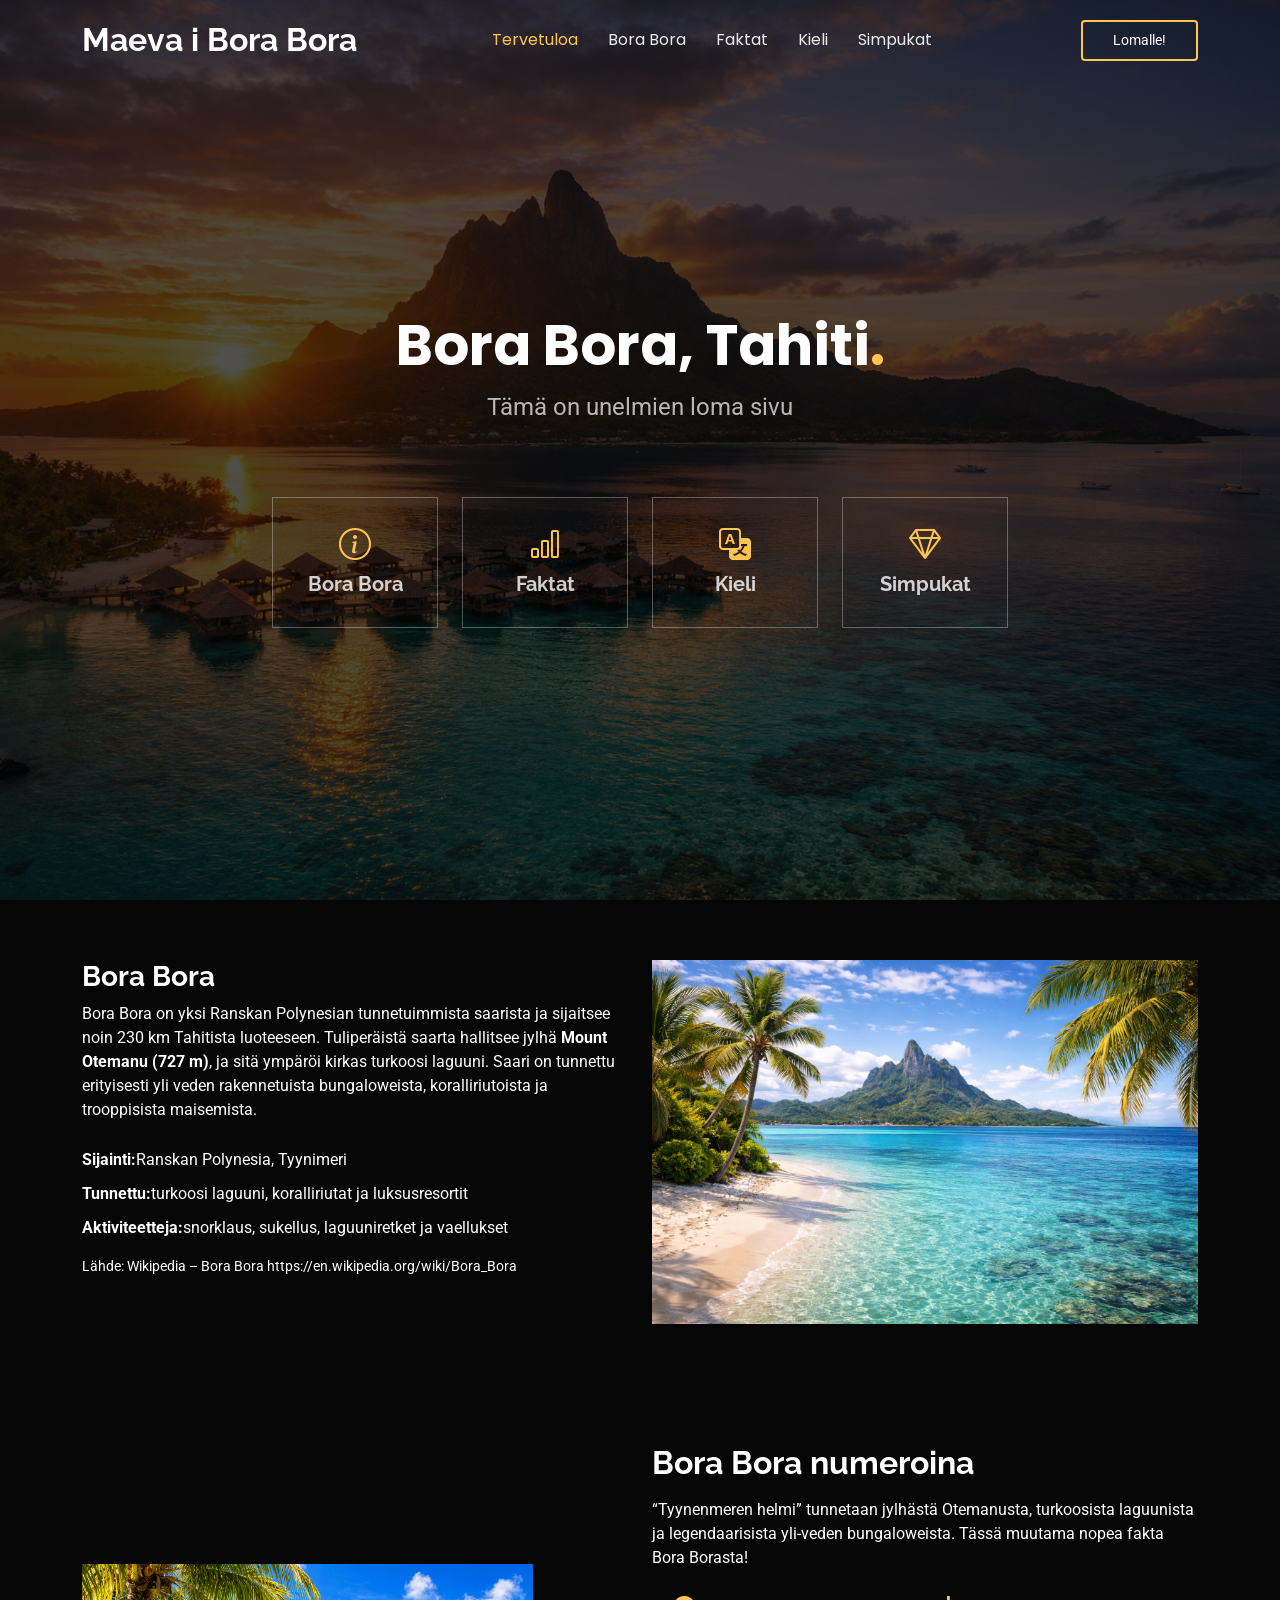
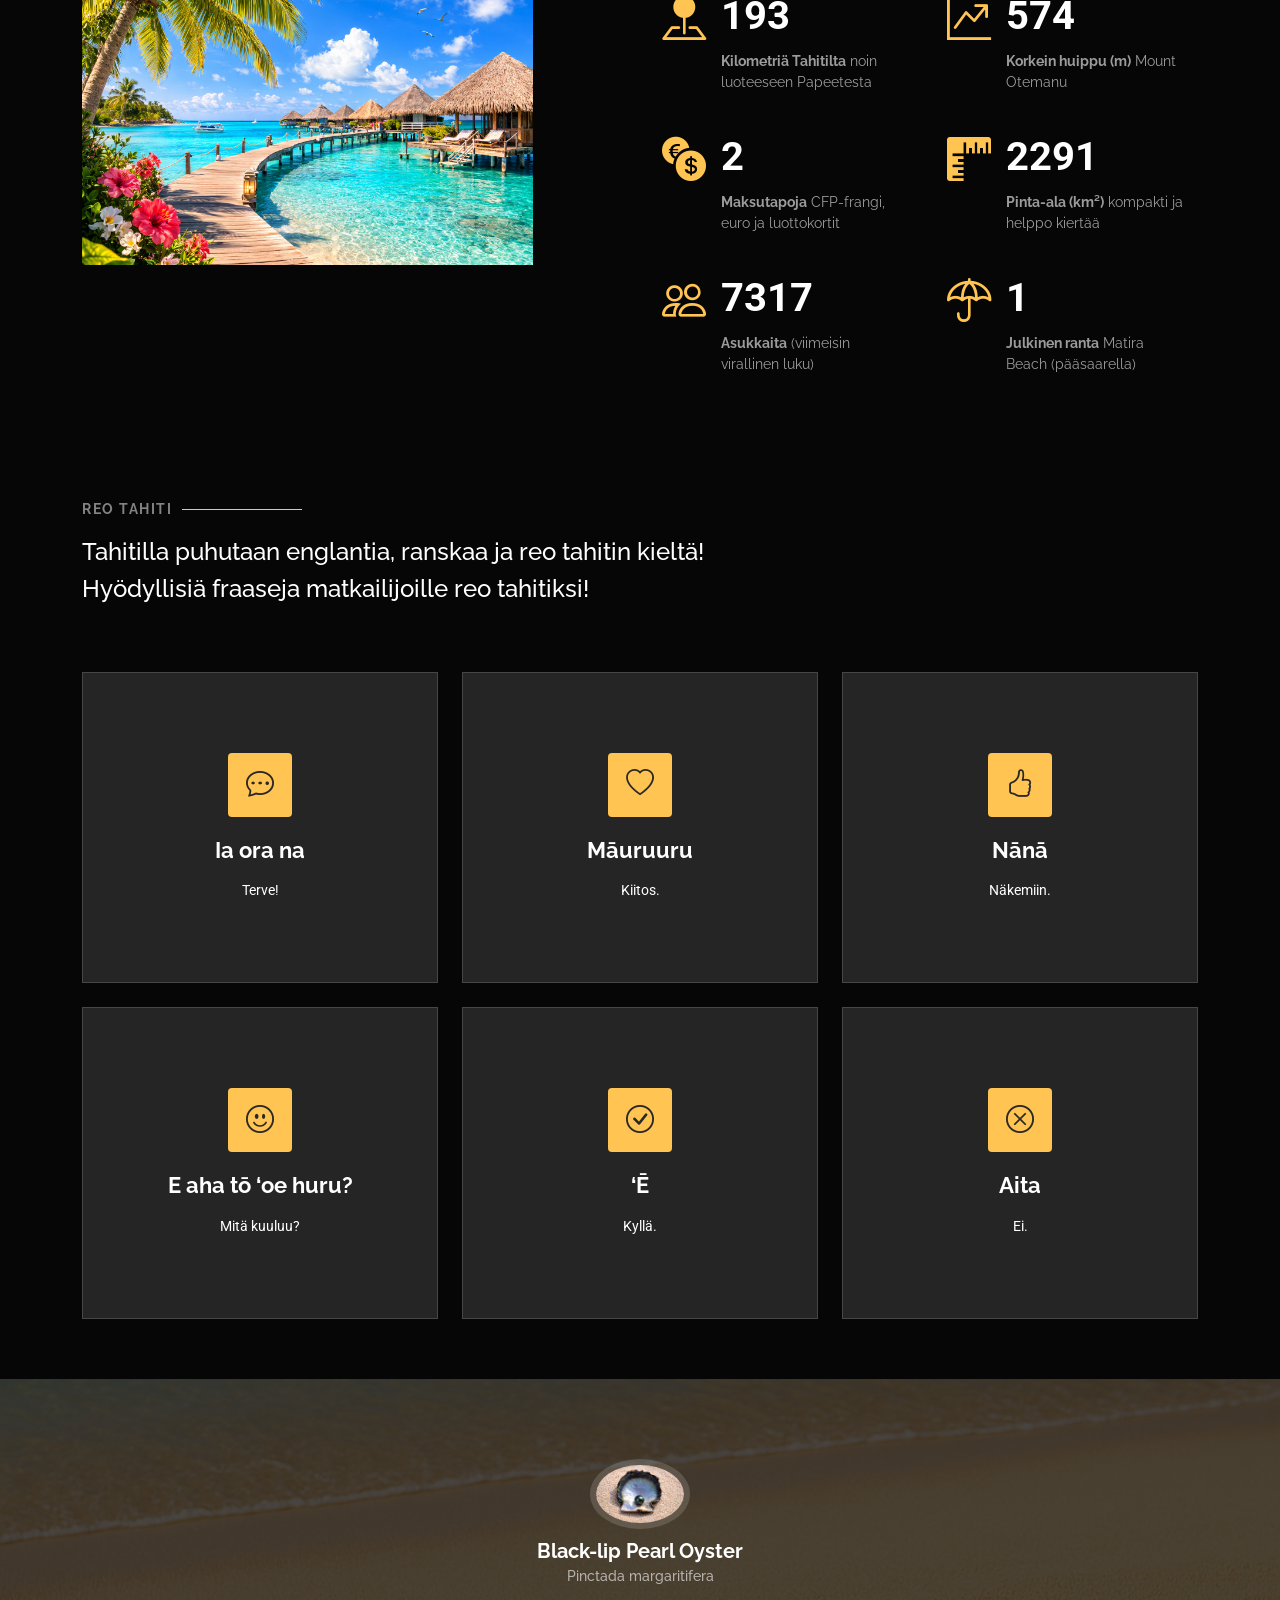
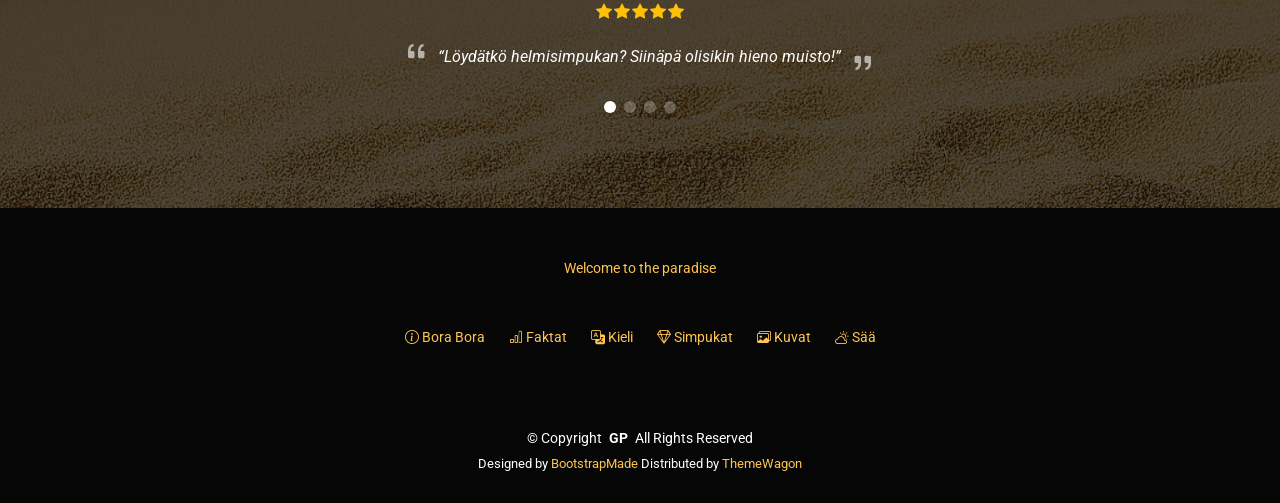
<file: index.html>
<!DOCTYPE html>
<html lang="en">

<head>
  <!-- Ääkköset ja erikoismerkit -->
  <meta charset="utf-8">

  <!-- Responsiivinen skaalautuminen mobiililaitteilla -->
  <meta content="width=device-width, initial-scale=1.0" name="viewport">

  <!-- Sivun otsikko -->
  <title>My Dream Vacation</title>

  <!-- Sivun kuvaus -->
  <meta name="description" content="">

  <!-- Sivun avainsanat -->
  <meta name="keywords" content="">

  <!-- Sivuston favicon-kuvake selaimen välilehdelle -->
  <link href="assets/img/favicon.png" rel="icon">

  <!-- Apple-laitteiden oma kuvake -->
  <link href="assets/img/apple-touch-icon.png" rel="apple-touch-icon">

  <!-- Esiyhdistetään Google Fonts -palveluun, jotta fontit latautuvat nopeammin -->
  <link href="https://fonts.googleapis.com" rel="preconnect">

  <!-- Esiyhdistetään fonttitiedosto palvelimeen -->
  <link href="https://fonts.gstatic.com" rel="preconnect" crossorigin>

  <!-- Ladataan sivulla käytettävät fontit -->
  <link href="https://fonts.googleapis.com/css2?family=Roboto:ital,wght@0,100;0,300;0,400;0,500;0,700;0,900;1,100;1,300;1,400;1,500;1,700;1,900&family=Poppins:ital,wght@0,100;0,200;0,300;0,400;0,500;0,600;0,700;0,800;0,900;1,100;1,200;1,300;1,400;1,500;1,600;1,700;1,800;1,900&family=Raleway:ital,wght@0,100;0,200;0,300;0,400;0,500;0,600;0,700;0,800;0,900;1,100;1,200;1,300;1,400;1,500;1,600;1,700;1,800;1,900&display=swap" rel="stylesheet">

  <!-- Esiladataan hero-kuva, koska se näkyy heti sivun avauduttua -->
  <link rel="preload" as="image" href="Kuvat/hero-bg.png">

  <!-- Ladataan Bootstrapin ja muiden kirjastojen tyylit -->
  <link href="assets/vendor/bootstrap/css/bootstrap.min.css" rel="stylesheet">
  <link href="assets/vendor/bootstrap-icons/bootstrap-icons.css" rel="stylesheet">
  <link href="assets/vendor/aos/aos.css" rel="stylesheet">
  <link href="assets/vendor/swiper/swiper-bundle.min.css" rel="stylesheet">

  <!-- Ladataan sivun oma päätyyli -->
  <link href="assets/css/main.css" rel="stylesheet">

  <!-- Templaten lähdetiedot ja lisenssitiedot -->
  <!-- =======================================================
  * Template Name: Gp
  * Template URL: https://bootstrapmade.com/gp-free-multipurpose-html-bootstrap-template/
  * Updated: Aug 15 2024 with Bootstrap v5.3.3
  * Author: BootstrapMade.com
  * License: https://bootstrapmade.com/license/
  ======================================================== -->
</head>

<!-- Bodyyn on lisätty sivukohtaiset luokat -->
<body class="index-page bg-secondary">

  <!-- Sivun yläreuna header -->
  <header id="header" class="header d-flex align-items-center fixed-top">
    <div class="container-fluid container-xl position-relative d-flex align-items-center justify-content-between">

      <!-- Sivuston logo tai nimi, joka vie takaisin etusivulle -->
      <a href="index.html" class="logo d-flex align-items-center me-auto me-lg-0">
        <!-- Halutessa tähän voisi lisätä kuvallisen logon -->
        <!-- <img src="assets/img/logo.png" alt=""> -->
        <h1 class="sitename">Maeva i Bora Bora</h1>
      </a>

      <!-- Päänavigaatio sivun eri osioihin -->
      <nav id="navmenu" class="navmenu">
        <ul>
          <li>
            <a href="#hero" class="active">Tervetuloa</a>
          </li>

          <li>
            <a href="#about">Bora Bora</a>
          </li>

          <li>
            <a href="#stats">Faktat</a>
          </li>

          <li>
            <a href="#kieli">Kieli</a>
          </li>

          <li>
            <a href="#testimonials">Simpukat</a>
          </li>
        </ul>

        <!-- Hampurilaisvalikko mobiilinäkymää varten -->
        <i class="mobile-nav-toggle d-xl-none bi bi-list"></i>
      </nav>

      <!-- Nappula, joka vie toiselle sivulle -->
      <a class="btn-getstarted" href="Loma_ja_aktiviteetit.html">Lomalle!</a>
    </div>
  </header>

  <!-- Sivun pääsisältö -->
  <main class="main">

    <!-- Hero-osio eli sivun näyttävä aloitusnäkymä -->
    <section id="hero" class="hero section dark-background">

      <!-- Hero-osion taustakuva -->
      <img src="Kuvat/hero-bg.png" alt="" data-aos="fade-in" fetchpriority="high" decoding="async">

      <div class="container">

        <!-- Hero-osion otsikko ja esittelyteksti -->
        <div class="row justify-content-center text-center" data-aos="fade-up" data-aos-delay="100">
          <div class="col-xl-6 col-lg-8">
            <h2>Bora Bora, Tahiti<span>.</span></h2>
            <p>Tämä on unelmien loma sivu</p>
          </div>
        </div>

        <!-- Hero-osion ikonit toimivat pikavalikkona sivun osioihin -->
        <div class="row gy-4 mt-5 justify-content-center" data-aos="fade-up" data-aos-delay="200">

          <!-- Linkki Bora Bora -esittelyyn -->
          <div class="col-xl-2 col-md-4" data-aos="fade-up" data-aos-delay="300">
            <div class="icon-box">
              <i class="bi bi-info-circle"></i>
              <h3>
                <a href="#about">Bora Bora</a>
              </h3>
            </div>
          </div>

          <!-- Linkki faktat-osioon -->
          <div class="col-xl-2 col-md-4" data-aos="fade-up" data-aos-delay="400">
            <div class="icon-box">
              <i class="bi bi-bar-chart"></i>
              <h3>
                <a href="#stats">Faktat</a>
              </h3>
            </div>
          </div>

          <!-- Linkki kieli-osioon -->
          <div class="col-xl-2 col-md-4" data-aos="fade-up" data-aos-delay="500">
            <div class="icon-box">
              <i class="bi bi-translate"></i>
              <h3>
                <a href="#kieli">Kieli</a>
              </h3>
            </div>
          </div>

          <!-- Linkki simpukat-osioon -->
          <div class="col-xl-2 col-md-4" data-aos="fade-up" data-aos-delay="600">
            <div class="icon-box">
              <i class="bi bi-gem"></i>
              <h3>
                <a href="#testimonials">Simpukat</a>
              </h3>
            </div>
          </div>
        </div>

      </div>
    </section>
    <!-- /Hero Section -->

    <!-- About-osio kertoo perustiedot Bora Borasta -->
    <section id="about" class="about section dark-background">

      <div class="container" data-aos="fade-up" data-aos-delay="100">

        <div class="row gy-4">

          <!-- Oikean puolen kuva -->
          <div class="col-lg-6 order-1 order-lg-2">
            <img src="Kuvat/about.png" class="img-fluid w-100" alt="Bora Boran laguuni ja Mount Otemanu" loading="lazy" decoding="async">
          </div>

          <!-- Vasemman puolen tekstisisältö -->
          <div class="col-lg-6 order-2 order-lg-1 content">
            <h3>Bora Bora</h3>

            <p>
              Bora Bora on yksi Ranskan Polynesian tunnetuimmista saarista ja sijaitsee noin
              230&nbsp;km Tahitista luoteeseen. Tuliperäistä saarta hallitsee jylhä
              <strong>Mount Otemanu (727 m)</strong>, ja sitä ympäröi kirkas turkoosi laguuni.
              Saari on tunnettu erityisesti yli veden rakennetuista bungaloweista,
              koralliriutoista ja trooppisista maisemista.
            </p>

            <ul>
              <li><strong>Sijainti: </strong> Ranskan Polynesia, Tyynimeri</li>
              <li><strong>Tunnettu: </strong> turkoosi laguuni, koralliriutat ja luksusresortit</li>
              <li><strong>Aktiviteetteja: </strong> snorklaus, sukellus, laguuniretket ja vaellukset</li>
            </ul>

            <p class="small">
              Lähde: Wikipedia – Bora Bora https://en.wikipedia.org/wiki/Bora_Bora
            </p>
          </div>

        </div>
      </div>
    </section>
    <!-- /About Section -->

    <!-- Stats-osiossa esitellään Bora Boraa numeroiden avulla -->
    <section id="stats" class="stats section dark-background">

      <div class="container" data-aos="fade-up" data-aos-delay="100">

        <div class="row gy-4 align-items-center justify-content-between">

          <!-- Stats-osion kuva -->
          <div class="col-lg-5">
            <img src="Kuvat/bora-bora-stats.png" alt="Bora Bora – Mount Otemanu ja turkoosi laguuni" class="img-fluid h-100" loading="lazy" decoding="async">
          </div>

          <!-- Stats-osion tekstisisältö ja laskurit -->
          <div class="col-lg-6">

            <h3 class="fw-bold fs-2 mb-3">Bora Bora numeroina</h3>

            <p>
              “Tyynenmeren helmi” tunnetaan jylhästä Otemanusta, turkoosista laguunista ja legendaarisista yli-veden bungaloweista. Tässä muutama nopea fakta Bora Borasta!
            </p>

            <div class="row gy-4">

              <!-- Etäisyys Tahitista -->
              <div class="col-lg-6">
                <div class="stats-item d-flex">
                  <i class="bi bi-pin-map-fill flex-shrink-0"></i>
                  <div>
                    <span
                      data-purecounter-start="0"
                      data-purecounter-end="230"
                      data-purecounter-duration="1"
                      class="purecounter"></span>
                    <p><strong>Kilometriä Tahitilta</strong> <span>noin luoteeseen Papeetesta</span></p>
                  </div>
                </div>
              </div>

              <!-- Korkein huippu -->
              <div class="col-lg-6">
                <div class="stats-item d-flex">
                  <i class="bi bi-graph-up-arrow flex-shrink-0"></i>
                  <div>
                    <span
                      data-purecounter-start="0"
                      data-purecounter-end="727"
                      data-purecounter-duration="1"
                      class="purecounter"></span>
                    <p><strong>Korkein huippu (m)</strong> <span>Mount Otemanu</span></p>
                  </div>
                </div>
              </div>

              <!-- Saarella käytettävät valuutat -->
              <div class="col-lg-6">
                <div class="stats-item d-flex">
                  <i class="bi bi-currency-exchange flex-shrink-0"></i>
                  <div>
                    <span
                      data-purecounter-start="0"
                      data-purecounter-end="3"
                      data-purecounter-duration="1"
                      class="purecounter"></span>
                    <p><strong>Maksutapoja</strong> <span>CFP-frangi, euro ja luottokortit</span></p>
                  </div>
                </div>
              </div>

              <!-- Pinta-ala -->
              <div class="col-lg-6">
                <div class="stats-item d-flex">
                  <i class="bi bi-rulers flex-shrink-0"></i>
                  <div>
                    <span
                      data-purecounter-start="0"
                      data-purecounter-end="30.55"
                      data-purecounter-decimals="2"
                      data-purecounter-duration="1"
                      class="purecounter"></span>
                    <p><strong>Pinta-ala (km²)</strong> <span>kompakti ja helppo kiertää</span></p>
                  </div>
                </div>
              </div>

              <!-- Väkiluku -->
              <div class="col-lg-6">
                <div class="stats-item d-flex">
                  <i class="bi bi-people flex-shrink-0"></i>
                  <div>
                    <span
                      data-purecounter-start="0"
                      data-purecounter-end="10605"
                      data-purecounter-duration="1"
                      class="purecounter"></span>
                    <p><strong>Asukkaita</strong> <span>(viimeisin virallinen luku)</span></p>
                  </div>
                </div>
              </div>

              <!-- Julkinen ranta -->
              <div class="col-lg-6">
                <div class="stats-item d-flex">
                  <i class="bi bi-umbrella flex-shrink-0"></i>
                  <div>
                    <span
                      data-purecounter-start="0"
                      data-purecounter-end="1"
                      data-purecounter-duration="1"
                      class="purecounter"></span>
                    <p><strong>Julkinen ranta</strong> <span>Matira Beach (pääsaarella)</span></p>
                  </div>
                </div>
              </div>

            </div>
          </div>

        </div>
      </div>
    </section>
    <!-- /Stats Section -->

    <!-- Kieli-osiossa esitellään hyödyllisiä reo tahitin fraaseja -->
    <section id="kieli" class="services section dark-background">

      <!-- Osion otsikko -->
      <div class="container section-title" data-aos="fade-up">
        <h2><strong>Reo Tahiti</strong></h2>
        <br>
        <h4>Tahitilla puhutaan englantia, ranskaa ja reo tahitin kieltä!</h4>
        <h4>Hyödyllisiä fraaseja matkailijoille reo tahitiksi!</h4>
      </div>

      <div class="container">

        <div class="row gy-4">

          <!-- Tervehdys -->
          <div class="col-lg-4 col-md-6" data-aos="fade-up" data-aos-delay="100">
            <div class="service-item position-relative">
              <div class="icon">
                <i class="bi bi-chat-dots"></i>
              </div>
              <h3>Ia ora na</h3>
              <p>Terve!</p>
            </div>
          </div>

          <!-- Kiitoksen ilmaus -->
          <div class="col-lg-4 col-md-6" data-aos="fade-up" data-aos-delay="200">
            <div class="service-item position-relative">
              <div class="icon">
                <i class="bi bi-heart"></i>
              </div>
              <h3>Māuruuru</h3>
              <p>Kiitos.</p>
            </div>
          </div>

          <!-- Hyvästely -->
          <div class="col-lg-4 col-md-6" data-aos="fade-up" data-aos-delay="300">
            <div class="service-item position-relative">
              <div class="icon">
                <i class="bi bi-hand-thumbs-up"></i>
              </div>
              <h3>Nānā</h3>
              <p>Näkemiin.</p>
            </div>
          </div>

          <!-- Kysymys kuulumisista -->
          <div class="col-lg-4 col-md-6" data-aos="fade-up" data-aos-delay="400">
            <div class="service-item position-relative">
              <div class="icon">
                <i class="bi bi-emoji-smile"></i>
              </div>
              <h3>E aha tō ‘oe huru?</h3>
              <p>Mitä kuuluu?</p>
            </div>
          </div>

          <!-- Myöntävä vastaus -->
          <div class="col-lg-4 col-md-6" data-aos="fade-up" data-aos-delay="500">
            <div class="service-item position-relative">
              <div class="icon">
                <i class="bi bi-check-circle"></i>
              </div>
              <h3>‘Ē</h3>
              <p>Kyllä.</p>
            </div>
          </div>

          <!-- Kieltävä vastaus -->
          <div class="col-lg-4 col-md-6" data-aos="fade-up" data-aos-delay="600">
            <div class="service-item position-relative">
              <div class="icon">
                <i class="bi bi-x-circle"></i>
              </div>
              <h3>Aita</h3>
              <p>Ei.</p>
            </div>
          </div>

        </div>
      </div>
    </section>
    <!-- /Kieli Section -->

    <!-- Testimonials-osio toimii simpukkakarusellina -->
    <section id="testimonials" class="testimonials section dark-background">

      <!-- Taustakuva testimonials-osiolle -->
      <img src="Kuvat/testimonials-bg.png" class="testimonials-bg" alt="hiekkaranta" loading="lazy" decoding="async">

      <div class="container" data-aos="fade-up" data-aos-delay="100">

        <!-- Swiper-karuselli -->
        <div class="swiper init-swiper">

          <!-- Swiperin asetukset JSON-muodossa -->
          <script type="application/json" class="swiper-config">
            {
              "loop": true,
              "speed": 600,
              "autoplay": { "delay": 5000 },
              "slidesPerView": "auto",
              "pagination": { "el": ".swiper-pagination", "type": "bullets", "clickable": true }
            }
          </script>

          <div class="swiper-wrapper">

            <!-- Black-lip pearl oyster -->
            <div class="swiper-slide">
              <div class="testimonial-item">
                <img src="Kuvat/shell-pearl-oyster.png" class="testimonial-img" alt="Black-lip pearl oyster (Pinctada margaritifera)" loading="lazy" decoding="async">
                <h3>Black-lip Pearl Oyster</h3>
                <h4>Pinctada margaritifera</h4>
                <div class="stars">
                  <i class="bi bi-star-fill"></i><i class="bi bi-star-fill"></i><i class="bi bi-star-fill"></i><i class="bi bi-star-fill"></i><i class="bi bi-star-fill"></i>
                </div>
                <p>
                  <i class="bi bi-quote quote-icon-left"></i>
                  <span>
                    “Löydätkö helmisimpukan? Siinäpä olisikin hieno muisto!”
                  </span>
                  <i class="bi bi-quote quote-icon-right"></i>
                </p>
              </div>
            </div>

            <!-- Maxima-jättiläissimpukka -->
            <div class="swiper-slide">
              <div class="testimonial-item">
                <img src="Kuvat/shell-maxima.png" class="testimonial-img" alt="Small giant clam (Tridacna maxima)" loading="lazy" decoding="async">
                <h3>Maxima-jättiläissimpukka</h3>
                <h4>Tridacna maxima</h4>
                <div class="stars">
                  <i class="bi bi-star-fill"></i><i class="bi bi-star-fill"></i><i class="bi bi-star-fill"></i><i class="bi bi-star-fill"></i><i class="bi bi-star-fill"></i>
                </div>
                <p>
                  <i class="bi bi-quote quote-icon-left"></i>
                  <span>
                    “Kuin hehkuva suuri simpukka.”
                  </span>
                  <i class="bi bi-quote quote-icon-right"></i>
                </p>
              </div>
            </div>

            <!-- Tiger cowrie -->
            <div class="swiper-slide">
              <div class="testimonial-item">
                <img src="Kuvat/shell-tiger.png" class="testimonial-img" alt="Tiger cowrie (Cypraea tigris)" loading="lazy" decoding="async">
                <h3>Tiger Cowrie</h3>
                <h4>Cypraea tigris</h4>
                <div class="stars">
                  <i class="bi bi-star-fill"></i><i class="bi bi-star-fill"></i><i class="bi bi-star-fill"></i><i class="bi bi-star-fill"></i><i class="bi bi-star-fill"></i>
                </div>
                <p>
                  <i class="bi bi-quote quote-icon-left"></i>
                  <span>
                    “Hieno kuvioinen simpukka.”
                  </span>
                  <i class="bi bi-quote quote-icon-right"></i>
                </p>
              </div>
            </div>

            <!-- Textile cone -->
            <div class="swiper-slide">
              <div class="testimonial-item">
                <img src="Kuvat/shell-textile.png" class="testimonial-img" alt="Textile cone (Conus textile)" loading="lazy" decoding="async">
                <h3>Textile Cone</h3>
                <h4>Conus textile</h4>
                <div class="stars">
                  <i class="bi bi-star-fill"></i><i class="bi bi-star-fill"></i><i class="bi bi-star-fill"></i><i class="bi bi-star-fill"></i><i class="bi bi-star-fill"></i>
                </div>
                <p>
                  <i class="bi bi-quote quote-icon-left"></i>
                  <span>
                    “Kaunis kuviointi, mutta tämä simpukka onkin oikeasti merietana ja vieläpä hyvin myrkyllinen!”
                  </span>
                  <i class="bi bi-quote quote-icon-right"></i>
                </p>
              </div>
            </div>

          </div>

          <!-- Karusellin sivutus -->
          <div class="swiper-pagination"></div>
        </div>

      </div>
    </section>
    <!-- /Testimonials simpukka Section loppu -->

  </main>

  <!-- Sivun alatunniste -->
  <footer id="footer" class="footer dark-background">
    <div class="footer-top">
      <div class="container text-center">
        <a href="index.html" class="logo d-flex align-items-center justify-content-center">
          <span class="sitename">Welcome to the paradise</span>
        </a>

        <!-- Footerin pikavalinnat tärkeimpiin osioihin -->
        <div class="footer-icons d-flex justify-content-center gap-4 flex-wrap mt-5">
          <a href="index.html#about" class="footer-icon">
            <i class="bi bi-info-circle"></i>
            <span>Bora Bora</span>
          </a>

          <a href="index.html#stats" class="footer-icon">
            <i class="bi bi-bar-chart"></i>
            <span>Faktat</span>
          </a>

          <a href="index.html#kieli" class="footer-icon">
            <i class="bi bi-translate"></i>
            <span>Kieli</span>
          </a>

          <a href="index.html#testimonials" class="footer-icon">
            <i class="bi bi-gem"></i>
            <span>Simpukat</span>
          </a>

          <a href="Loma_ja_aktiviteetit.html#portfolio" class="footer-icon">
            <i class="bi bi-images"></i>
            <span>Kuvat</span>
          </a>

          <a href="Loma_ja_aktiviteetit.html#saa" class="footer-icon">
            <i class="bi bi-cloud-sun"></i>
            <span>Sää</span>
          </a>
        </div>
      </div>
    </div>

    <!-- Tekijänoikeus ja templaten kreditit -->
    <div class="copyright">
      <div class="container text-center">
        <p>© <span>Copyright</span> <strong class="px-1 sitename">GP</strong> <span>All Rights Reserved</span></p>
        <div class="credits">
          Designed by <a href="https://bootstrapmade.com/">BootstrapMade</a> Distributed by <a href="https://themewagon.com">ThemeWagon</a>
        </div>
      </div>
    </div>
  </footer>

  <!-- Painike, jolla käyttäjä voi palata sivun yläosaan -->
  <a href="#" id="scroll-top" class="scroll-top d-flex align-items-center justify-content-center">
    <i class="bi bi-arrow-up-short"></i>
  </a>

  <!-- Sivun preloader-animaatio -->
  <div id="preloader"></div>

  <!-- Ladataan Bootstrapin ja muiden lisäkirjastojen JavaScript-tiedostot -->
  <script src="assets/vendor/bootstrap/js/bootstrap.bundle.min.js" defer></script>
  <script src="assets/vendor/aos/aos.js" defer></script>
  <script src="assets/vendor/swiper/swiper-bundle.min.js" defer></script>
  <script src="assets/vendor/purecounter/purecounter_vanilla.js" defer></script>
  <script src="assets/vendor/glightbox/js/glightbox.min.js"></script>
  
  <!-- Ladataan sivun oma JavaScript-tiedosto -->
  <script src="assets/js/main.js" defer></script>

</body>

</html>
</file>
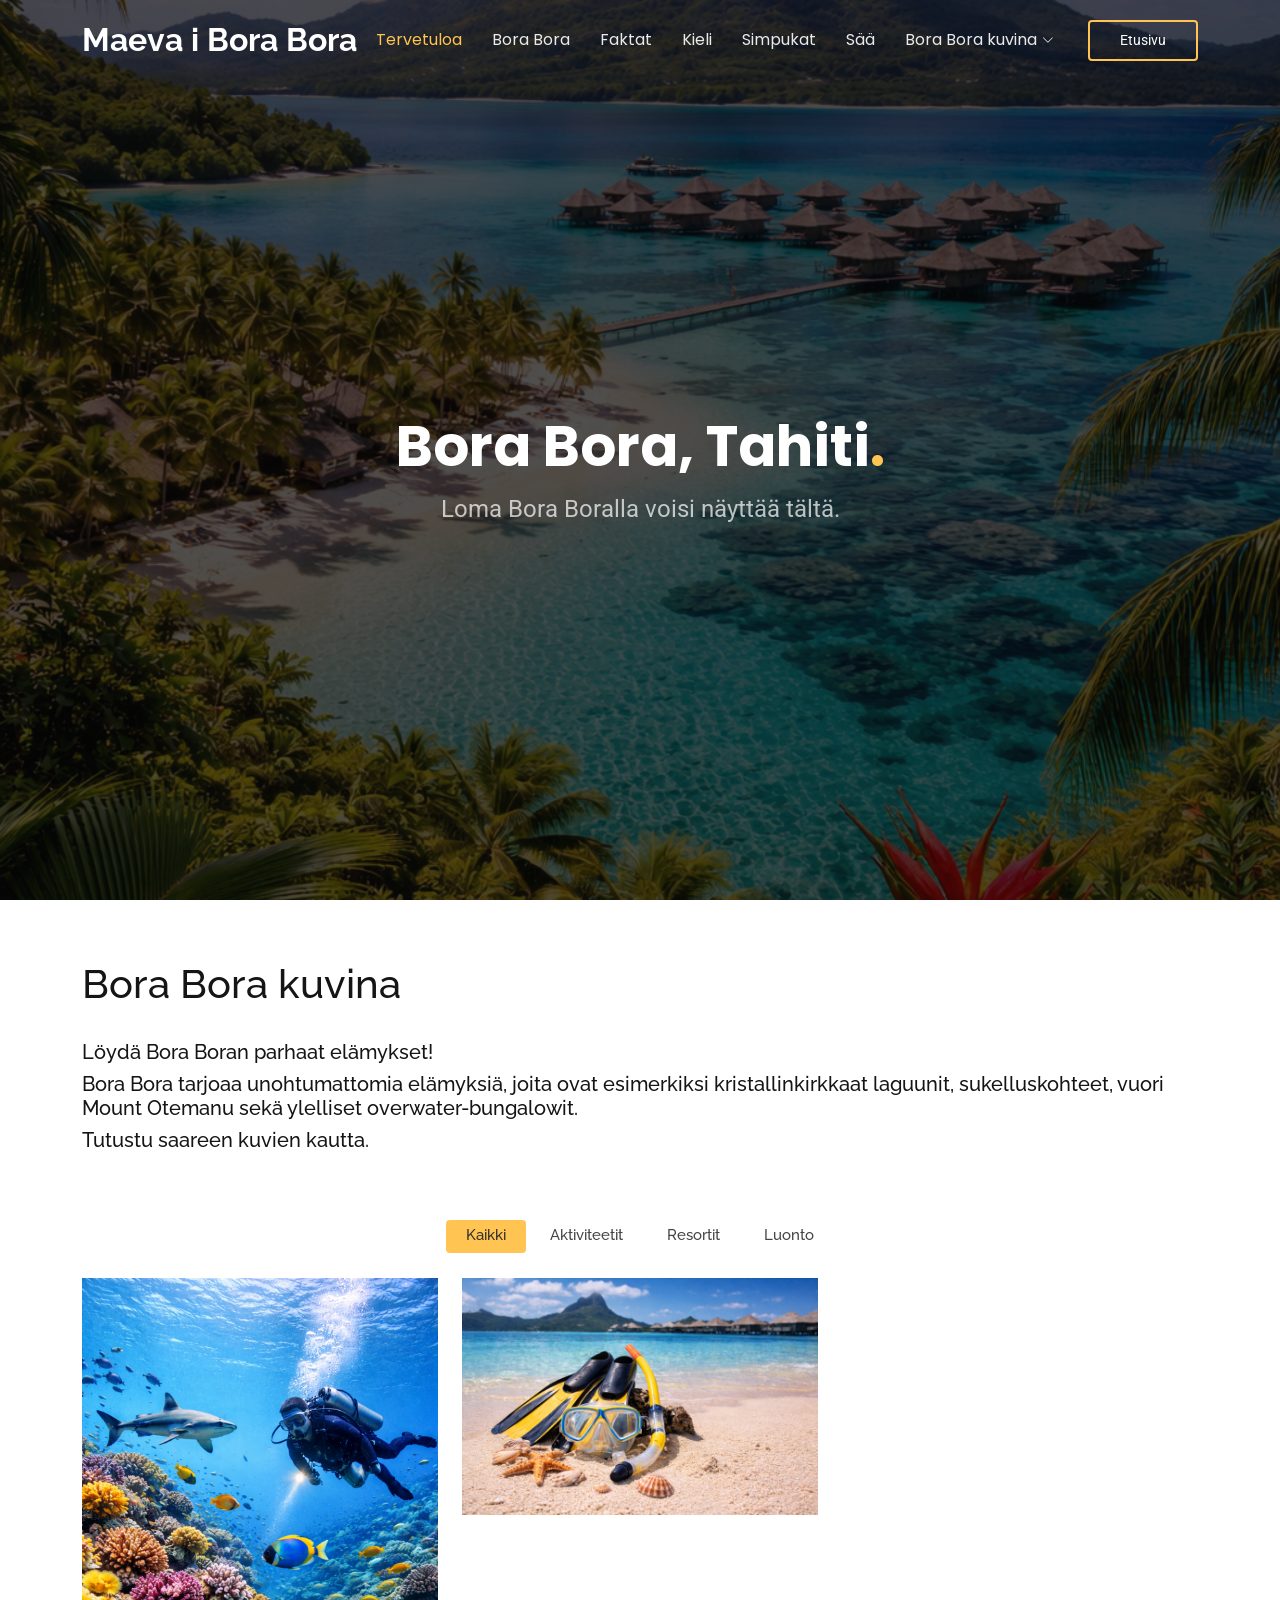
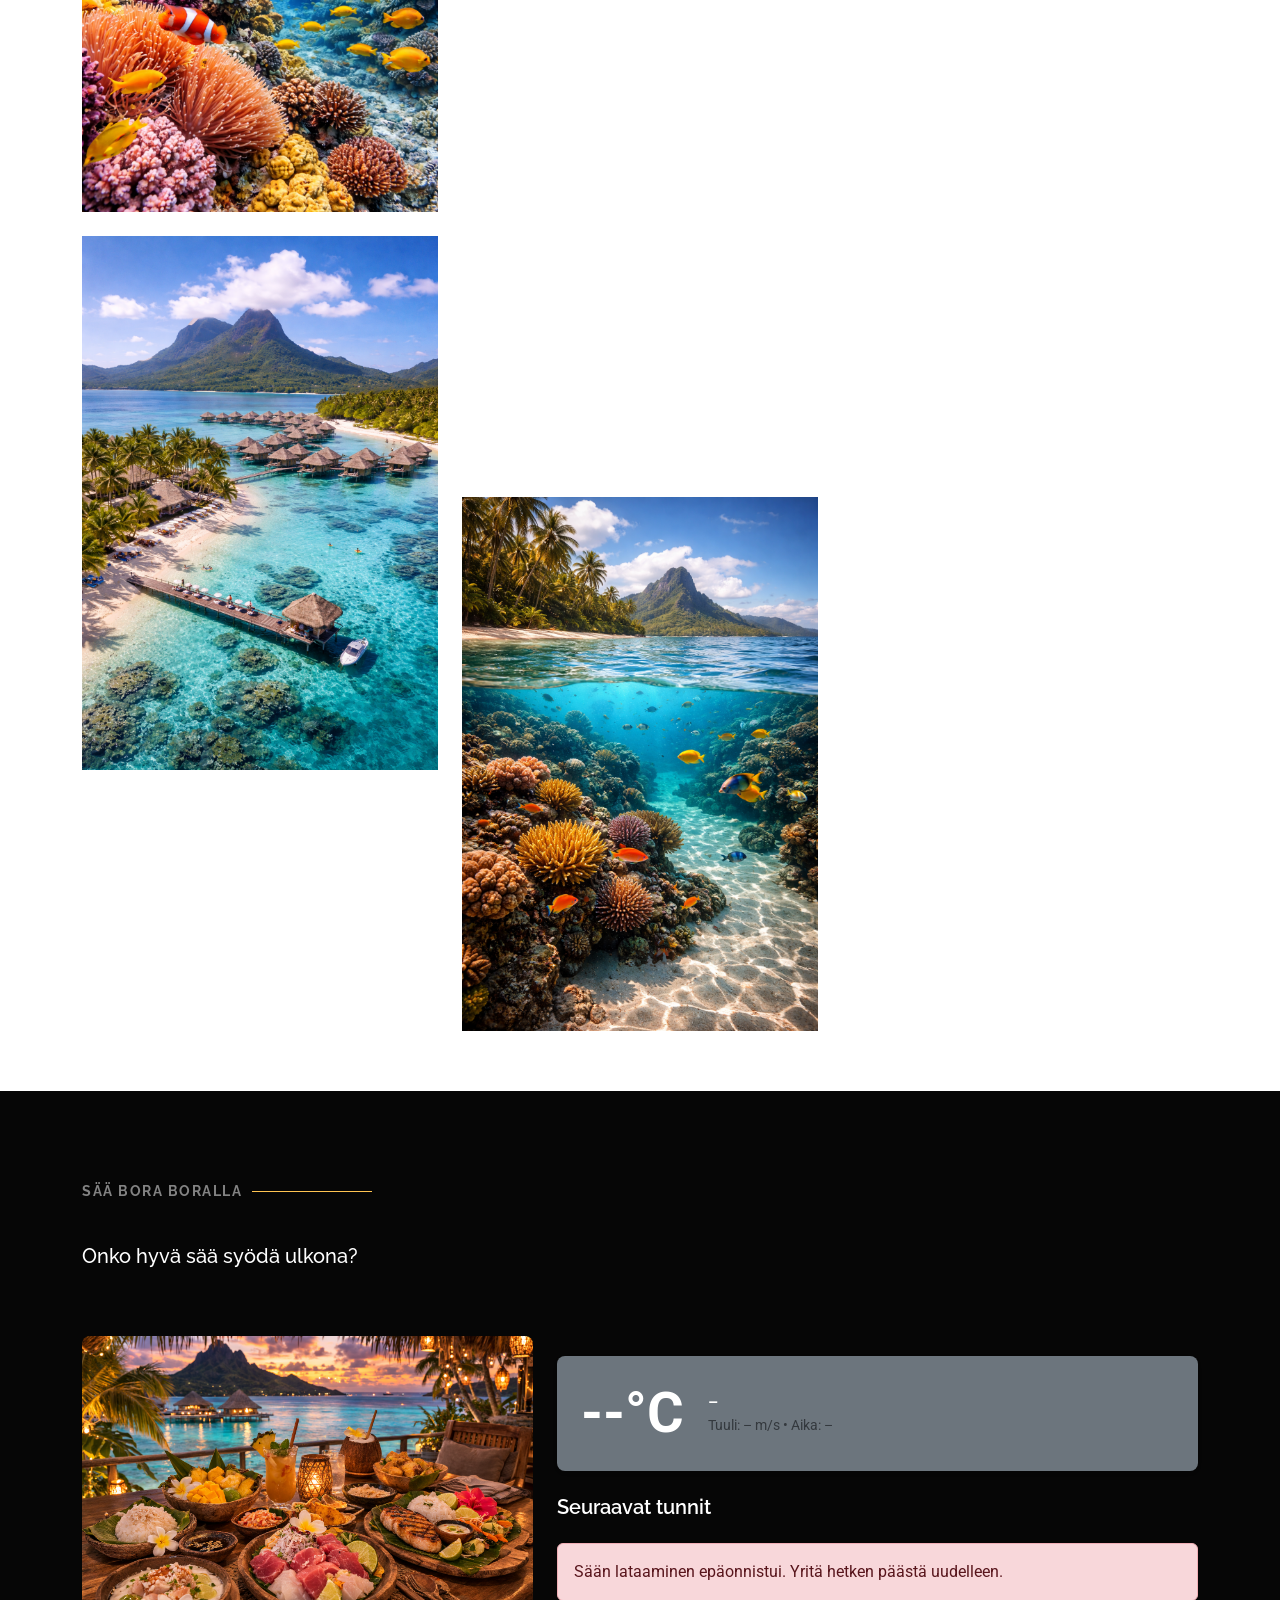
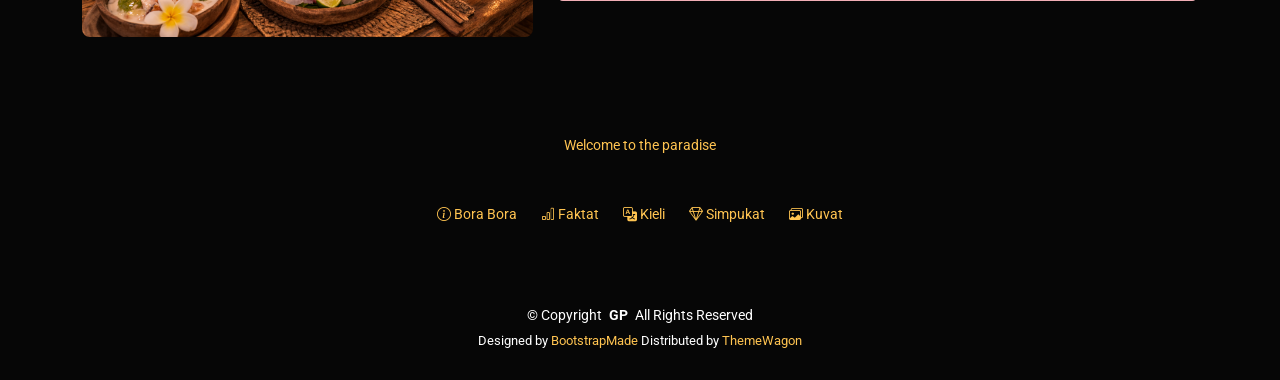
<file: Loma_ja_aktiviteetit.html>
<!DOCTYPE html>
<html lang="fi">

<head>
  <!-- Ääkköset ja erikoismerkit -->
  <meta charset="utf-8">

  <!-- Responsiivinen skaalautuminen mobiililaitteilla -->
  <meta content="width=device-width, initial-scale=1.0" name="viewport">

  <!-- Sivun otsikko -->
  <title>My Dream Vacation</title>

  <!-- Kuvausmetatagi hakukoneita varten -->
  <meta name="description" content="">

  <!-- Sivun kuvaus -->
  <meta name="keywords" content="">

  <!-- Sivun favicon eli pieni kuvake selaimen välilehdelle -->
  <link href="assets/img/favicon.png" rel="icon">

  <!-- Apple-laitteiden kuvake -->
  <link href="assets/img/apple-touch-icon.png" rel="apple-touch-icon">

  <!-- Luodaan yhteys Google Fonts -palveluun fonttien lataamista varten -->
  <link href="https://fonts.googleapis.com" rel="preconnect">

  <!-- Luodaan yhteys fonttien staattiseen tiedostopalveluun -->
  <link href="https://fonts.gstatic.com" rel="preconnect" crossorigin>

  <!-- Ladataan sivulla käytettävät fontit -->
  <link href="https://fonts.googleapis.com/css2?family=Roboto:ital,wght@0,100;0,300;0,400;0,500;0,700;0,900;1,100;1,300;1,400;1,500;1,700;1,900&family=Poppins:ital,wght@0,100;0,200;0,300;0,400;0,500;0,600;0,700;0,800;0,900;1,100;1,200;1,300;1,400;1,500;1,600;1,700;1,800;1,900&family=Raleway:ital,wght@0,100;0,200;0,300;0,400;0,500;0,600;0,700;0,800;0,900;1,100;1,200;1,300;1,400;1,500;1,600;1,700;1,800;1,900&display=swap" rel="stylesheet">

  <!-- Esiladataan hero-kuva, koska se näkyy heti sivun avauduttua -->
  <link rel="preload" as="image" href="Kuvat/hero2-bg.png">

  <!-- Ladataan Bootstrapin ja muiden kirjastojen tyylit -->
  <link href="assets/vendor/bootstrap/css/bootstrap.min.css" rel="stylesheet">
  <link href="assets/vendor/bootstrap-icons/bootstrap-icons.css" rel="stylesheet">
  <link href="assets/vendor/aos/aos.css" rel="stylesheet">
  <link href="assets/vendor/swiper/swiper-bundle.min.css" rel="stylesheet">
  <link href="assets/vendor/glightbox/css/glightbox.min.css" rel="stylesheet">

  <!-- Ladataan sivun oma tyyli -->
  <link href="assets/css/main.css" rel="stylesheet">

  <!--
  * Template Name: Gp
  * Template URL: https://bootstrapmade.com/gp-free-multipurpose-html-bootstrap-template/
  * Updated: Aug 15 2024 with Bootstrap v5.3.3
  * Author: BootstrapMade.com
  * License: https://bootstrapmade.com/license/
  -->

  <!-- Lisätyylit sääkortteja varten -->
  <style>
    #saa .wx-hour {
      background: rgba(255, 255, 255, 0.75);
      border: 1px solid rgba(0, 0, 0, 0.06);
      border-radius: 12px;
      padding: 12px;
      text-align: center;
    }
  
    .dark-background #saa .wx-hour,
    body.bg-dark #saa .wx-hour {
      background: rgba(255, 255, 255, 0.06);
      color: #e9eef5;
      border-color: rgba(255, 255, 255, 0.1);
    }
  </style>
</head>

<body class="index-page bg-secondary">

  <!-- Sivun yläreuna, joka pysyy näkyvissä sivua selattaessa eli liikkuu mukana -->
  <header id="header" class="header d-flex align-items-center fixed-top">
    <div class="container-fluid container-xl position-relative d-flex align-items-center justify-content-between">

      <!-- Logona toimiva sivun nimi, joka vie takaisin etusivulle -->
      <a href="index.html" class="logo d-flex align-items-center me-auto me-lg-0">
        <h1 class="sitename">Maeva i Bora Bora</h1>
      </a>

      <!-- Päänavigaatio sivun eri osioihin -->
      <nav id="navmenu" class="navmenu">
        <ul>
          <li>
            <a href="index.html#hero">Tervetuloa</a>
          </li>

          <li>
            <a href="index.html#about">Bora Bora</a>
          </li>

          <li>
            <a href="index.html#stats">Faktat</a>
          </li>

          <li>
            <a href="index.html#kieli">Kieli</a>
          </li>

          <li>
            <a href="index.html#testimonials">Simpukat</a>
          </li>

          <li>
            <a href="#saa">Sää</a>
          </li>

          <!-- Pudotusvalikosta pääsee suoraan oikeaan portfoliosuodattimeen -->
          <li class="dropdown">
            <a href="#">
              <span>Bora Bora kuvina</span>
              <i class="bi bi-chevron-down toggle-dropdown"></i>
            </a>

            <ul>
              <li><a href="Loma_ja_aktiviteetit.html?filter=activities#portfolio">Aktiviteetit</a></li>
              <li><a href="Loma_ja_aktiviteetit.html?filter=resorts#portfolio">Resortit</a></li>
              <li><a href="Loma_ja_aktiviteetit.html?filter=nature#portfolio">Luonto</a></li>
            </ul>
          </li>
        </ul>

        <!-- Mobiilin hampurilaisvalikko -->
        <i class="mobile-nav-toggle d-xl-none bi bi-list"></i>
      </nav>

      <!-- Painike takaisin etusivulle -->
      <a class="btn-getstarted" href="index.html">Etusivu</a>
    </div>
  </header>

  <!-- Sivun sisältö alkaa tästä -->
  <main class="main">

    <!-- Hero-osio näyttää sivun pääkuvan ja otsikon -->
    <section id="hero" class="hero section dark-background">
      <img src="Kuvat/hero2-bg.png" alt="Bora Boran maisema" data-aos="fade-in" fetchpriority="high" decoding="async">

      <div class="container">
        <div class="row justify-content-center text-center" data-aos="fade-up" data-aos-delay="100">
          <div class="col-xl-6 col-lg-8">
            <h2>Bora Bora, Tahiti<span>.</span></h2>
            <p>Loma Bora Boralla voisi näyttää tältä.</p>
          </div>
        </div>
      </div>
    </section>

    <!-- Portfolio-osio näyttää kuvia eri aiheista -->
    <section id="portfolio" class="portfolio section">

      <!-- Osion otsikko -->
      <div class="container section-title" data-aos="fade-up"> 
        <h1>Bora Bora kuvina</h1>
        <br> 
        <h5>Löydä Bora Boran parhaat elämykset!</h5>
        <h5>Bora Bora tarjoaa unohtumattomia elämyksiä, joita ovat esimerkiksi kristallinkirkkaat laguunit, sukelluskohteet, vuori Mount Otemanu sekä ylelliset overwater-bungalowit.</h5> 
        <h5>Tutustu saareen kuvien kautta.</h5> 
      </div>

      <div class="container">

        <!-- Tämä wrapper tarvitaan jotta Isotope-suodatus toimii eli välilehdet näyttävät oikeat kuvat -->
        <div class="isotope-layout" data-default-filter="*" data-layout="masonry" data-sort="original-order">

          <!-- Portfoliofiltterit -->
          <ul class="portfolio-filters isotope-filters" data-aos="fade-up" data-aos-delay="100">
            <li class="filter-active" data-filter="*">Kaikki</li>
            <li data-filter=".filter-activities">Aktiviteetit</li>
            <li data-filter=".filter-resorts">Resortit</li>
            <li data-filter=".filter-nature">Luonto</li>
          </ul>

          <!-- Portfolio-kuvat -->
          <div class="row gy-4 isotope-container" data-aos="fade-up" data-aos-delay="200">

            <!-- Aktiviteetit -->
            <div class="col-lg-4 col-md-6 portfolio-item isotope-item filter-activities">
              <img src="Kuvat/diving1.png" class="img-fluid" alt="Sukelluskuva Bora Boran koralliriutalta" loading="lazy" decoding="async">
              <div class="portfolio-info">
                <h4>Sukellus</h4>
                <p>Sukellus Bora Boralla</p>
                <a href="Kuvat/diving1.png"
                   class="glightbox preview-link"
                   data-gallery="portfolio-gallery-activities"
                   aria-label="Avaa suurempi kuva sukelluksesta">
                  <i class="bi bi-zoom-in" aria-hidden="true"></i>
                </a>
              </div>
            </div>

            <div class="col-lg-4 col-md-6 portfolio-item isotope-item filter-activities">
              <img src="Kuvat/snorkeling.png" class="img-fluid" alt="Snorklausvälineet Bora Boran rannalla" loading="lazy" decoding="async">
              <div class="portfolio-info">
                <h4>Snorklaus</h4>
                <p>Snorklaus Bora Boralla</p>
                <a href="Kuvat/snorkeling.png"
                   class="glightbox preview-link"
                   data-gallery="portfolio-gallery-activities"
                   aria-label="Avaa suurempi kuva snorklauksesta">
                  <i class="bi bi-zoom-in" aria-hidden="true"></i>
                </a>
              </div>
            </div>

            <div class="col-lg-4 col-md-6 portfolio-item isotope-item filter-activities">
              <img src="Kuvat/kayak.png" class="img-fluid" alt="Kajakki kirkkaassa laguunivedessä Bora Boralla" loading="lazy" decoding="async">
              <div class="portfolio-info">
                <h4>Kajakki</h4>
                <p>Kajakointi laguuneissa</p>
                <a href="Kuvat/kayak.png"
                   class="glightbox preview-link"
                   data-gallery="portfolio-gallery-activities"
                   aria-label="Avaa suurempi kuva kajakista">
                  <i class="bi bi-zoom-in" aria-hidden="true"></i>
                </a>
              </div>
            </div>

            <!-- Resortit -->
            <div class="col-lg-4 col-md-6 portfolio-item isotope-item filter-resorts">
              <img src="Kuvat/resort1.png" class="img-fluid" alt="Overwater bungalowit Bora Boran laguunilla" loading="lazy" decoding="async">
              <div class="portfolio-info">
                <h4>Overwater Bungalow</h4>
                <p>Bora Boran luksusresortit</p>
                <a href="Kuvat/resort1.png"
                   class="glightbox preview-link"
                   data-gallery="portfolio-gallery-resorts"
                   aria-label="Avaa suurempi kuva overwater bungaloweista">
                  <i class="bi bi-zoom-in" aria-hidden="true"></i>
                </a>
              </div>
            </div>

            <div class="col-lg-4 col-md-6 portfolio-item isotope-item filter-resorts">
              <img src="Kuvat/resort2.png" class="img-fluid" alt="Ilta-aikainen resort Bora Boralla" loading="lazy" decoding="async">
              <div class="portfolio-info">
                <h4>Resort 2</h4>
                <p>Rauhallinen ja ylellinen majoitus</p>
                <a href="Kuvat/resort2.png"
                   class="glightbox preview-link"
                   data-gallery="portfolio-gallery-resorts"
                   aria-label="Avaa suurempi kuva resortista">
                  <i class="bi bi-zoom-in" aria-hidden="true"></i>
                </a>
              </div>
            </div>

            <!-- Luonto -->
            <div class="col-lg-4 col-md-6 portfolio-item isotope-item filter-nature">
              <img src="Kuvat/viidakko.png" class="img-fluid" alt="Bora Boran trooppista viidakkoa" loading="lazy" decoding="async">
              <div class="portfolio-info">
                <h4>Viidakko</h4>
                <p>Trooppinen luonto ja viidakko</p>
                <a href="Kuvat/viidakko.png"
                   class="glightbox preview-link"
                   data-gallery="portfolio-gallery-nature"
                   aria-label="Avaa suurempi kuva viidakosta">
                  <i class="bi bi-zoom-in" aria-hidden="true"></i>
                </a>
              </div>
            </div>

            <div class="col-lg-4 col-md-6 portfolio-item isotope-item filter-nature">
              <img src="Kuvat/vedenalla.png" class="img-fluid" alt="Bora Boran vedenalainen luonto ja koralliriutta" loading="lazy" decoding="async">
              <div class="portfolio-info">
                <h4>Vedenalainen maailma</h4>
                <p>Kaunis maisema veden alla ja päällä</p>
                <a href="Kuvat/vedenalla.png"
                   class="glightbox preview-link"
                   data-gallery="portfolio-gallery-nature"
                   aria-label="Avaa suurempi kuva vedenalaisesta maisemasta">
                  <i class="bi bi-zoom-in" aria-hidden="true"></i>
                </a>
              </div>
            </div>

          </div>

        </div>
      </div>

    </section>

    <!-- Sääosio hakee JSON-dataa Open-Meteo-palvelusta -->
    <section id="saa" class="section dark-background py-5">
      <div class="container section-title" data-aos="fade-up">
        <br><br>
        <h2><strong>Sää Bora Boralla</strong></h2>
        <br><br>
        <h5>Onko hyvä sää syödä ulkona?</h5>
      </div>

      <div class="container" data-aos="fade-up" data-aos-delay="100">
        <div class="row align-items-center justify-content-between gy-4">
          <div class="col-lg-5">
            <img src="Kuvat/ruoka.png" class="img-fluid rounded-3" alt="Onko hyvä sää syödä ulkona" loading="lazy" decoding="async">
          </div>

          <div class="col-lg-7">
            
            <!-- Tähän näytetään nykyinen sää -->
            <div id="wx-current" class="p-4 rounded-3 shadow-sm mb-4 bg-secondary d-flex align-items-center gap-4">
              <div class="display-4 m-0 fw-bold" id="wx-temp">--°C</div>
              <div class="flex-grow-1">
                <div class="fw-semibold" id="wx-desc">–</div>
                <div class="small text-muted">
                  Tuuli: <span id="wx-wind">–</span> m/s • Aika: <span id="wx-time">–</span>
                </div>
              </div>
            </div>

            <!-- Tähän JavaScript luo seuraavien tuntien sään -->
            <h5 class="fw-semibold mb-3">Seuraavat tunnit</h5>
            <div id="wx-hours" class="row g-3"></div>

            <!-- Tämä virheviesti näytetään, jos sään haku epäonnistuu -->
            <div id="wx-error" class="alert alert-danger d-none mt-4" role="alert">
              Sään lataaminen epäonnistui. Yritä hetken päästä uudelleen.
            </div>
          </div>
        </div>
      </div>
    </section>
  </main>

  <!-- Sivun alatunniste -->
  <footer id="footer" class="footer dark-background">
    <div class="footer-top">
      <div class="container text-center">
        <a href="index.html" class="logo d-flex align-items-center justify-content-center">
          <span class="sitename">Welcome to the paradise</span>
        </a>

        <!-- Footerin pikavalinnat tärkeimpiin osioihin -->
        <div class="footer-icons d-flex justify-content-center gap-4 flex-wrap mt-5">
          <a href="index.html#about" class="footer-icon">
            <i class="bi bi-info-circle"></i>
            <span>Bora Bora</span>
          </a>

          <a href="index.html#stats" class="footer-icon">
            <i class="bi bi-bar-chart"></i>
            <span>Faktat</span>
          </a>

          <a href="index.html#kieli" class="footer-icon">
            <i class="bi bi-translate"></i>
            <span>Kieli</span>
          </a>

          <a href="index.html#testimonials" class="footer-icon">
            <i class="bi bi-gem"></i>
            <span>Simpukat</span>
          </a>

          <a href="#portfolio" class="footer-icon">
            <i class="bi bi-images"></i>
            <span>Kuvat</span>
          </a>

        </div>
      </div>
    </div>

    <!-- Tekijänoikeus ja templaten kreditit -->
    <div class="copyright">
      <div class="container text-center">
        <p>© <span>Copyright</span> <strong class="px-1 sitename">GP</strong> <span>All Rights Reserved</span></p>
        <div class="credits">
          Designed by <a href="https://bootstrapmade.com/">BootstrapMade</a> Distributed by <a href="https://themewagon.com">ThemeWagon</a>
        </div>
      </div>
    </div>
  </footer>

  <!-- Näyttää painikkeen, jolla käyttäjä voi palata sivun alkuun -->
  <a href="#" id="scroll-top" class="scroll-top d-flex align-items-center justify-content-center"><i class="bi bi-arrow-up-short"></i></a>

  <!-- Preloader-animaatio ennen sivun latautumista -->
  <div id="preloader"></div>

  <!-- Alla templaten mukana tulleiden tiedostojen haut -->
  <!-- Ladataan Bootstrapin JavaScript-toiminnot -->
  <script src="assets/vendor/bootstrap/js/bootstrap.bundle.min.js" defer></script>

  <!-- Ladataan AOS-animaatiokirjasto -->
  <script src="assets/vendor/aos/aos.js" defer></script>

  <!-- Ladataan Swiper-karuselli -->
  <script src="assets/vendor/swiper/swiper-bundle.min.js" defer></script>

  <!-- Ladataan Glightbox kuvien suurennusta varten -->
  <script src="assets/vendor/glightbox/js/glightbox.min.js" defer></script>

  <!-- Ladataan imagesLoaded-kirjasto kuvien latauksen tunnistamiseen -->
  <script src="assets/vendor/imagesloaded/imagesloaded.pkgd.min.js" defer></script>

  <!-- Ladataan Isotope-kirjasto portfoliofilttereitä varten -->
  <script src="assets/vendor/isotope-layout/isotope.pkgd.min.js" defer></script>

  <!-- Ladataan PureCounter-numeroanimaatiot -->
  <script src="assets/vendor/purecounter/purecounter_vanilla.js" defer></script>

  <!-- Ladataan sivun oma pääskripti -->
  <script src="assets/js/main.js" defer></script>

  <!-- Tämä scripti hakee säätiedot Open-Meteo-palvelusta JSON-muodossa
       ja näyttää ne sääosiossa. Lisäksi se lukee URL-osoitteesta
       mahdollisen portfoliofilterin ja aktivoi oikean kuvaryhmän. -->
  <script>
    // Tämä funktio suoritetaan heti, kun selain lukee scriptin.
    // Sen tehtävä on hakea Bora Boran säätiedot ja näyttää ne sivulla.
    (function () {

      // Bora Boran koordinaatit suunnilleen.
      // Näiden perusteella Open-Meteo tietää, minkä paikan sää haetaan.
      const lat = -16.5004;
      const lon = -151.7415;

      // Aikavyöhyke tarvitaan, jotta kellonaika näkyy paikallisessa ajassa.
      const tz = 'Pacific/Tahiti';

      // Luodaan Open-Meteo-palvelun osoite.
      const url = new URL('https://api.open-meteo.com/v1/forecast');

      // Määritetään, mitä tietoja palvelusta halutaan hakea.
      // current = tämänhetkinen sää
      // hourly = tuntikohtainen ennuste
      // temperature_2m = lämpötila kahden metrin korkeudelta
      // wind_speed_10m = tuulen nopeus kymmenen metrin korkeudelta
      // weather_code = säätilaa kuvaava numerokoodi
      url.search = new URLSearchParams({
        latitude: lat,
        longitude: lon,
        current: ['temperature_2m', 'wind_speed_10m', 'weather_code'].join(','),
        hourly: ['temperature_2m', 'wind_speed_10m', 'weather_code'].join(','),
        timezone: tz
      }).toString();

      // Haetaan HTML-elementit talteen, jotta niihin voidaan kirjoittaa säätiedot.
      const $temp = document.getElementById('wx-temp');
      const $desc = document.getElementById('wx-desc');
      const $wind = document.getElementById('wx-wind');
      const $time = document.getElementById('wx-time');
      const $hours = document.getElementById('wx-hours');
      const $err = document.getElementById('wx-error');

      // Tämä olio muuntaa Open-Meteon sääkoodeja selkokielisiksi suomenkielisiksi teksteiksi.
      // käyttäjälle näytetään kuvaus ei numeroita, koska se on helpompaa ymmärtää.
      const wxMap = {
        0: 'Selkeää',
        1: 'Enimmäkseen selkeää',
        2: 'Puolipilvistä',
        3: 'Pilvistä',
        45: 'Sumua',
        48: 'Kuuraa',
        51: 'Tihkua (heikkoa)',
        53: 'Tihkua',
        55: 'Tihkua (voimakasta)',
        61: 'Sadetta (heikkoa)',
        63: 'Sadetta',
        65: 'Sadetta (voimakasta)',
        71: 'Lumisadetta',
        80: 'Sadekuuroja',
        95: 'Ukkosta'
      };

      // Tämä funktio valitsee sääkoodin perusteella emoji-ikonin.
      function iconFor(code) {
        if (code === 0) return '☀️';
        if ([1, 2].includes(code)) return '🌤️';
        if (code === 3) return '☁️';
        if ([61, 63, 65, 80].includes(code)) return '🌧️';
        if ([45, 48].includes(code)) return '🌫️';
        if (code === 95) return '⛈️';
        return '🌡️';
      }

      // fetch hakee tiedot palvelimelta.
      // Tässä tapauksessa pyydetään Open-Meteolta säädataa JSON-muodossa.
      fetch(url)

        // Ensimmäisessä vaiheessa tarkistetaan, että vastaus tuli onnistuneesti.
        .then(function (response) {

          // Jos vastaus ei ole kunnollinen, pysäytetään suoritus virheellä.
          if (!response.ok) {
            throw new Error('Network error');
          }

          // Muutetaan palvelimen vastaus JSON-muotoon, jotta JavaScript osaa käsitellä sitä.
          return response.json();
        })

        // Toisessa vaiheessa käsitellään valmis JSON-data.
        .then(function (data) {

          // Otetaan talteen nykyinen sää.
          const c = data.current;

          // Kirjoitetaan tämänhetkinen lämpötila sivulle.
          $temp.textContent = Math.round(c.temperature_2m) + '°C';

          // Kirjoitetaan tuulen nopeus sivulle.
          $wind.textContent = c.wind_speed_10m ?? '–';

          // Muutetaan sääkoodi selkokieliseksi tekstiksi ja kirjoitetaan sivulle.
          $desc.textContent = wxMap[c.weather_code] || 'Sää';

          // Muotoillaan aika suomenkieliseen muotoon,
          // mutta käytetään Bora Boran aikavyöhykettä.
          $time.textContent = new Date(c.time).toLocaleString('fi-FI', {
            timeZone: tz,
            hour: '2-digit',
            minute: '2-digit',
            weekday: 'short'
          });

          // Otetaan tuntikohtaiset ennustetiedot talteen.
          const hTimes = data.hourly.time;
          const hTemps = data.hourly.temperature_2m;
          const hWinds = data.hourly.wind_speed_10m;
          const hCodes = data.hourly.weather_code;

          // Etsitään tuntikohtaisesta datasta nykyhetken kohta.
          let idxNow = hTimes.indexOf(c.time);

          // Jos tarkkaa nykyhetkeä ei löydy, aloitetaan listaus varmuuden vuoksi alusta.
          if (idxNow === -1) {
            idxNow = 0;
          }

          // Valitaan seuraavat 6 tuntia näytettäväksi.
          const from = Math.max(0, idxNow + 1);
          const to = Math.min(hTimes.length, from + 6);

          // Tyhjennetään vanhat sääkortit ennen uusien luomista.
          $hours.innerHTML = '';

          // Luodaan seuraavien tuntien sääkortit yksi kerrallaan.
          for (let i = from; i < to; i++) {

            // Muutetaan ennusteen aika Date-muotoon.
            const t = new Date(hTimes[i]);

            // Luodaan Bootstrapin ruudukkoon sopiva sarake.
            const col = document.createElement('div');
            col.className = 'col-6 col-md-4 col-lg-2';

            // Lisätään sarakkeen sisälle varsinainen sääkortti.
            col.innerHTML = `
              <div class="wx-hour">
                <div class="small text-muted">${t.toLocaleTimeString('fi-FI', { timeZone: tz, hour: '2-digit', minute: '2-digit' })}</div>
                <div class="fs-3 my-1">${iconFor(hCodes[i])}</div>
                <div class="fw-semibold">${Math.round(hTemps[i])}°C</div>
                <div class="small text-muted">${hWinds[i]} m/s</div>
              </div>
            `;

            // Lisätään valmis kortti HTML-sivulle näkyviin.
            $hours.appendChild(col);
          }
        })

        // Jos jossain vaiheessa tapahtuu virhe, tämä catch käsittelee sen.
        .catch(function (error) {

          // Tulostetaan virhe selaimen konsoliin
          console.error(error);

          // Näytetään käyttäjälle virheilmoitus.
          $err.classList.remove('d-none');
        });

    })();

    // Tämä kuuntelee, milloin HTML-sivu on latautunut valmiiksi.
    // Sen jälkeen tarkistetaan, löytyykö osoiteriviltä filter-parametri.
    document.addEventListener('DOMContentLoaded', function () {

      // Luetaan nykyinen URL-osoite.
      const url = new URL(window.location.href);

      // Haetaan osoitteesta filter-parametrin arvo, esimerkiksi ?filter=nature
      const filter = url.searchParams.get('filter');

      // Jos filter-parametria ei ole, lopetetaan tähän.
      if (!filter) {
        return;
      }

      // Etsitään portfoliofilttereistä nappi, jonka data-filter vastaa osoitteen arvoa.
      const filterButton = document.querySelector(`[data-filter=".filter-${filter}"]`);

      // Jos vastaavaa nappia ei löytynyt, lopetetaan tähän.
      if (!filterButton) {
        return;
      }

      // Odotetaan hetki, jotta Isotope ehtii alustua ennen nappulan "painamista".
      setTimeout(function () {

        // Simuloidaan käyttäjän klikkausta oikeaan filtteriin.
        filterButton.click();

        // Vieritetään näkymä portfolio-osioon, jotta käyttäjä näkee suodatetut kuvat heti.
        const portfolioSection = document.getElementById('portfolio');
        if (portfolioSection) {
          portfolioSection.scrollIntoView({ behavior: 'smooth', block: 'start' });
        }
      }, 400);
    });
  </script>
</body>

</html>
</file>
<file: assets/css/main.css>
/**
* Template Name: Gp
* Template URL: https://bootstrapmade.com/gp-free-multipurpose-html-bootstrap-template/
* Updated: Aug 15 2024 with Bootstrap v5.3.3
* Author: BootstrapMade.com
* License: https://bootstrapmade.com/license/
*/

/*--------------------------------------------------------------
# Font & Color Variables
# Help: https://bootstrapmade.com/color-system/
--------------------------------------------------------------*/
/* Fonts */
:root {
  --default-font: "Roboto",  system-ui, -apple-system, "Segoe UI", Roboto, "Helvetica Neue", Arial, "Noto Sans", "Liberation Sans", sans-serif, "Apple Color Emoji", "Segoe UI Emoji", "Segoe UI Symbol", "Noto Color Emoji";
  --heading-font: "Raleway",  sans-serif;
  --nav-font: "Poppins",  sans-serif;
}

/* Global Colors - The following color variables are used throughout the website. Updating them here will change the color scheme of the entire website */
:root { 
  --background-color: #ffffff; /* Background color for the entire website, including individual sections */
  --default-color: #444444; /* Default color used for the majority of the text content across the entire website */
  --heading-color: #151515; /* Color for headings, subheadings and title throughout the website */
  --accent-color: #ffc451; /* Accent color that represents your brand on the website. It's used for buttons, links, and other elements that need to stand out */
  --surface-color: #ffffff; /* The surface color is used as a background of boxed elements within sections, such as cards, icon boxes, or other elements that require a visual separation from the global background. */
  --contrast-color: #312f2f; /* Contrast color for text, ensuring readability against backgrounds of accent, heading, or default colors. */
}

/* Nav Menu Colors - The following color variables are used specifically for the navigation menu. They are separate from the global colors to allow for more customization options */
:root {
  --nav-color: rgba(255, 255, 255, 0.905);  /* The default color of the main navmenu links */
  --nav-hover-color: #ffc451; /* Applied to main navmenu links when they are hovered over or active */
  --nav-mobile-background-color: #ffffff; /* Used as the background color for mobile navigation menu */
  --nav-dropdown-background-color: #ffffff; /* Used as the background color for dropdown items that appear when hovering over primary navigation items */
  --nav-dropdown-color: #212529; /* Used for navigation links of the dropdown items in the navigation menu. */
  --nav-dropdown-hover-color: #ffc451; /* Similar to --nav-hover-color, this color is applied to dropdown navigation links when they are hovered over. */
}

/* Color Presets - These classes override global colors when applied to any section or element, providing reuse of the sam color scheme. */

.light-background {
  --background-color: #f9f9f9;
  --surface-color: #ffffff;
}

.dark-background {
  --background-color: #060606;
  --default-color: #ffffff;
  --heading-color: #ffffff;
  --surface-color: #252525;
  --contrast-color: #2a2727;
}

/* Smooth scroll */
:root {
  scroll-behavior: smooth;
}

/*--------------------------------------------------------------
# General Styling & Shared Classes
--------------------------------------------------------------*/
body {
  color: var(--default-color);
  background-color: var(--background-color);
  font-family: var(--default-font);
}

a {
  color: var(--accent-color);
  text-decoration: none;
  transition: 0.3s;
}

a:hover {
  color: color-mix(in srgb, var(--accent-color), transparent 25%);
  text-decoration: none;
}

h1,
h2,
h3,
h4,
h5,
h6 {
  color: var(--heading-color);
  font-family: var(--heading-font);
}

/* PHP Email Form Messages
------------------------------*/
.php-email-form .error-message {
  display: none;
  background: #df1529;
  color: #ffffff;
  text-align: left;
  padding: 15px;
  margin-bottom: 24px;
  font-weight: 600;
}

.php-email-form .sent-message {
  display: none;
  color: #ffffff;
  background: #059652;
  text-align: center;
  padding: 15px;
  margin-bottom: 24px;
  font-weight: 600;
}

.php-email-form .loading {
  display: none;
  background: var(--surface-color);
  text-align: center;
  padding: 15px;
  margin-bottom: 24px;
}

.php-email-form .loading:before {
  content: "";
  display: inline-block;
  border-radius: 50%;
  width: 24px;
  height: 24px;
  margin: 0 10px -6px 0;
  border: 3px solid var(--accent-color);
  border-top-color: var(--surface-color);
  animation: php-email-form-loading 1s linear infinite;
}

@keyframes php-email-form-loading {
  0% {
    transform: rotate(0deg);
  }

  100% {
    transform: rotate(360deg);
  }
}

/*--------------------------------------------------------------
# Global Header
--------------------------------------------------------------*/
.header {
  --background-color: rgba(0, 0, 0, 0.8);
  --heading-color: #ffffff;
  --contrast-color: #ffffff;
  color: var(--default-color);
  background-color: var(--background-color);
  padding: 10px 0;
  transition: all 0.5s;
  z-index: 997;
}

.header .logo {
  line-height: 1;
}

.header .logo img {
  max-height: 36px;
  margin-right: 8px;
}

.header .logo h1 {
  font-size: 32px;
  margin: 0;
  font-weight: 700;
  color: var(--heading-color);
}

.header .logo span {
  color: var(--accent-color);
  font-size: 32px;
}

.header .btn-getstarted,
.header .btn-getstarted:focus {
  color: var(--contrast-color);
  font-size: 14px;
  padding: 8px 30px;
  margin: 0 0 0 30px;
  border-radius: 4px;
  transition: 0.3s;
  border: 2px solid var(--accent-color);
}

.header .btn-getstarted:hover,
.header .btn-getstarted:focus:hover {
  color: var(--default-color);
  background: var(--accent-color);
}

@media (max-width: 1200px) {
  .header .logo {
    order: 1;
  }

  .header .btn-getstarted {
    order: 2;
    margin: 0 15px 0 0;
    padding: 6px 15px;
  }

  .header .navmenu {
    order: 3;
  }
}

.scrolled .header {
  box-shadow: 0px 0 18px rgba(0, 0, 0, 0.1);
}

/* Index Page Header
------------------------------*/
.index-page .header {
  --background-color: rgba(0, 0, 0, 0);
}

/* Index Page Header on Scroll
------------------------------*/
.index-page.scrolled .header {
  --background-color: rgba(0, 0, 0, 0.8);
}

/*--------------------------------------------------------------
# Navigation Menu
--------------------------------------------------------------*/
/* Navmenu - Desktop */
@media (min-width: 1200px) {
  .navmenu {
    padding: 0;
  }

  .navmenu ul {
    margin: 0;
    padding: 0;
    display: flex;
    list-style: none;
    align-items: center;
  }

  .navmenu li {
    position: relative;
  }

  .navmenu a,
  .navmenu a:focus {
    color: var(--nav-color);
    padding: 18px 15px;
    font-size: 16px;
    font-family: var(--nav-font);
    font-weight: 400;
    display: flex;
    align-items: center;
    justify-content: space-between;
    white-space: nowrap;
    transition: 0.3s;
  }

  .navmenu a i,
  .navmenu a:focus i {
    font-size: 12px;
    line-height: 0;
    margin-left: 5px;
    transition: 0.3s;
  }

  .navmenu li:last-child a {
    padding-right: 0;
  }

  .navmenu li:hover>a,
  .navmenu .active,
  .navmenu .active:focus {
    color: var(--nav-hover-color);
  }

  .navmenu .dropdown ul {
    margin: 0;
    padding: 10px 0;
    background: var(--nav-dropdown-background-color);
    display: block;
    position: absolute;
    visibility: hidden;
    left: 14px;
    top: 130%;
    opacity: 0;
    transition: 0.3s;
    border-radius: 0;
    z-index: 99;
    box-shadow: 0px 0px 30px rgba(0, 0, 0, 0.1);
  }

  .navmenu .dropdown ul li {
    min-width: 200px;
  }

  .navmenu .dropdown ul a {
    padding: 10px 20px;
    font-size: 15px;
    text-transform: none;
    color: var(--nav-dropdown-color);
  }

  .navmenu .dropdown ul a i {
    font-size: 12px;
  }

  .navmenu .dropdown ul a:hover,
  .navmenu .dropdown ul .active:hover,
  .navmenu .dropdown ul li:hover>a {
    background-color: var(--nav-dropdown-hover-color);
  }

  .navmenu .dropdown:hover>ul {
    opacity: 1;
    top: 100%;
    visibility: visible;
  }

  .navmenu .dropdown .dropdown ul {
    top: 0;
    left: -90%;
    visibility: hidden;
  }

  .navmenu .dropdown .dropdown:hover>ul {
    opacity: 1;
    top: 0;
    left: -100%;
    visibility: visible;
  }
}

/* Navmenu - Mobile */
@media (max-width: 1199px) {
  .mobile-nav-toggle {
    color: var(--nav-color);
    font-size: 28px;
    line-height: 0;
    margin-right: 10px;
    cursor: pointer;
    transition: color 0.3s;
  }

  .navmenu {
    padding: 0;
    z-index: 9997;
  }

  .navmenu ul {
    display: none;
    list-style: none;
    position: absolute;
    inset: 60px 20px 20px 20px;
    padding: 10px 0;
    margin: 0;
    border-radius: 6px;
    background-color: var(--nav-mobile-background-color);
    overflow-y: auto;
    transition: 0.3s;
    z-index: 9998;
    box-shadow: 0px 0px 30px rgba(0, 0, 0, 0.1);
  }

  .navmenu a,
  .navmenu a:focus {
    color: var(--nav-dropdown-color);
    padding: 10px 20px;
    font-family: var(--nav-font);
    font-size: 17px;
    font-weight: 500;
    display: flex;
    align-items: center;
    justify-content: space-between;
    white-space: nowrap;
    transition: 0.3s;
  }

  .navmenu a i,
  .navmenu a:focus i {
    font-size: 12px;
    line-height: 0;
    margin-left: 5px;
    width: 30px;
    height: 30px;
    display: flex;
    align-items: center;
    justify-content: center;
    border-radius: 50%;
    transition: 0.3s;
    background-color: color-mix(in srgb, var(--accent-color), white 90%);
  }

  .navmenu a i:hover,
  .navmenu a:focus i:hover {
    background-color: color-mix(in srgb, var(--accent-color), white 90%);
  }

  .navmenu a:hover,
  .navmenu .active,
  .navmenu .active:focus {
    background-color: var(--nav-dropdown-hover-color);
  }

  .navmenu .active i,
  .navmenu .active:focus i {
    transform: rotate(180deg);
  }

  .navmenu .dropdown ul {
    position: static;
    display: none;
    z-index: 99;
    padding: 10px 0;
    margin: 10px 20px;
    background-color: var(--nav-dropdown-background-color);
    border: 1px solid color-mix(in srgb, var(--default-color), transparent 90%);
    box-shadow: none;
    transition: all 0.5s ease-in-out;
  }

  .navmenu .dropdown ul ul {
    background-color: rgba(33, 37, 41, 0.1);
  }

  .navmenu .dropdown>.dropdown-active {
    display: block;
    background-color: rgba(33, 37, 41, 0.03);
  }

  .mobile-nav-active {
    overflow: hidden;
  }

  .mobile-nav-active .mobile-nav-toggle {
    color: #fff;
    position: absolute;
    font-size: 32px;
    top: 15px;
    right: 15px;
    margin-right: 0;
    z-index: 9999;
  }

  .mobile-nav-active .navmenu {
    position: fixed;
    overflow: hidden;
    inset: 0;
    background: rgba(33, 37, 41, 0.8);
    transition: 0.3s;
  }

  .mobile-nav-active .navmenu>ul {
    display: block;
  }
}

/*--------------------------------------------------------------
# Global Footer
--------------------------------------------------------------*/
.footer {
  color: var(--default-color);
  background-color: var(--background-color);
  font-size: 14px;
  position: relative;
}

.footer .footer-top {
  padding: 50px 0;
  background-color: color-mix(in srgb, var(--footer-background-color) 90%, white 10%);
}

.footer .footer-about .logo {
  line-height: 1;
  margin-bottom: 10px;
}

.footer .footer-about .logo img {
  max-height: 40px;
  margin-right: 6px;
}

.footer .footer-about .logo span {
  font-size: 26px;
  font-weight: 700;
  letter-spacing: 1px;
  font-family: var(--heading-font);
  color: var(--heading-color);
}

.footer .footer-about p {
  font-size: 14px;
  font-family: var(--heading-font);
}

.footer .social-links a {
  color: color-mix(in srgb, var(--default-color), transparent 30%);
  background-color: color-mix(in srgb, var(--default-color) 5%, white 10%);
  display: flex;
  align-items: center;
  justify-content: center;
  width: 40px;
  height: 40px;
  border-radius: 4px;
  font-size: 16px;
  margin-right: 10px;
  transition: 0.3s;
}

.footer .social-links a:hover {
  color: var(--contrast-color);
  background-color: var(--accent-color);
}

.footer h4 {
  font-size: 16px;
  font-weight: bold;
  position: relative;
  padding-bottom: 12px;
}

.footer .footer-links {
  margin-bottom: 30px;
}

.footer .footer-links ul {
  list-style: none;
  padding: 0;
  margin: 0;
}

.footer .footer-links ul i {
  margin-right: 4px;
  font-size: 12px;
  line-height: 0;
  color: var(--accent-color);
}

.footer .footer-links ul li {
  padding: 10px 0;
  display: flex;
  align-items: center;
}

.footer .footer-links ul li:first-child {
  padding-top: 0;
}

.footer .footer-links ul a {
  color: color-mix(in srgb, var(--default-color), transparent 30%);
  display: inline-block;
  line-height: 1;
}

.footer .footer-links ul a:hover {
  color: var(--accent-color);
}

.footer .footer-contact p {
  margin-bottom: 5px;
}

.footer .footer-newsletter .newsletter-form {
  margin-top: 30px;
  margin-bottom: 15px;
  padding: 6px 8px;
  position: relative;
  border-radius: 4px;
  border: 1px solid color-mix(in srgb, var(--default-color), transparent 80%);
  display: flex;
  background-color: color-mix(in srgb, var(--footer-background-color) 90%, white 15%);
  transition: 0.3s;
}

.footer .footer-newsletter .newsletter-form:focus-within {
  border-color: var(--accent-color);
}

.footer .footer-newsletter .newsletter-form input[type=email] {
  border: 0;
  padding: 4px;
  width: 100%;
  background-color: color-mix(in srgb, var(--footer-background-color) 90%, white 15%);
  color: var(--default-color);
}

.footer .footer-newsletter .newsletter-form input[type=email]:focus-visible {
  outline: none;
}

.footer .footer-newsletter .newsletter-form input[type=submit] {
  border: 0;
  font-size: 16px;
  padding: 0 20px;
  margin: -7px -8px -7px 0;
  background: var(--accent-color);
  color: var(--contrast-color);
  transition: 0.3s;
  border-radius: 0 4px 4px 0;
}

.footer .footer-newsletter .newsletter-form input[type=submit]:hover {
  background: color-mix(in srgb, var(--accent-color), transparent 20%);
}

.footer .copyright {
  padding: 30px 0;
}

.footer .copyright p {
  margin-bottom: 0;
}

.footer .credits {
  margin-top: 5px;
  font-size: 13px;
}

/*--------------------------------------------------------------
# Preloader
--------------------------------------------------------------*/
#preloader {
  position: fixed;
  inset: 0;
  z-index: 999999;
  overflow: hidden;
  background: #000;
  transition: all 0.6s ease-out;
}

#preloader:before {
  content: "";
  position: fixed;
  top: calc(50% - 30px);
  left: calc(50% - 30px);
  border: 6px solid #ffffff;
  border-color: var(--accent-color) transparent var(--accent-color) transparent;
  border-radius: 50%;
  width: 60px;
  height: 60px;
  animation: animate-preloader 1.5s linear infinite;
}

@keyframes animate-preloader {
  0% {
    transform: rotate(0deg);
  }

  100% {
    transform: rotate(360deg);
  }
}

/*--------------------------------------------------------------
# Scroll Top Button
--------------------------------------------------------------*/
.scroll-top {
  position: fixed;
  visibility: hidden;
  opacity: 0;
  right: 15px;
  bottom: 15px;
  z-index: 99999;
  background-color: var(--accent-color);
  width: 40px;
  height: 40px;
  border-radius: 4px;
  transition: all 0.4s;
}

.scroll-top i {
  font-size: 24px;
  color: var(--contrast-color);
  line-height: 0;
}

.scroll-top:hover {
  background-color: color-mix(in srgb, var(--accent-color), transparent 20%);
  color: var(--contrast-color);
}

.scroll-top.active {
  visibility: visible;
  opacity: 1;
}

/*--------------------------------------------------------------
# Disable aos animation delay on mobile devices
--------------------------------------------------------------*/
@media screen and (max-width: 768px) {
  [data-aos-delay] {
    transition-delay: 0 !important;
  }
}

/*--------------------------------------------------------------
# Global Page Titles & Breadcrumbs
--------------------------------------------------------------*/
.page-title {
  color: var(--default-color);
  background-color: var(--background-color);
  position: relative;
}

.page-title .heading {
  padding: 80px 0;
  border-top: 1px solid color-mix(in srgb, var(--default-color), transparent 90%);
}

.page-title .heading h1 {
  font-size: 38px;
  font-weight: 700;
}

.page-title nav {
  background-color: color-mix(in srgb, var(--default-color), transparent 95%);
  padding: 20px 0;
}

.page-title nav ol {
  display: flex;
  flex-wrap: wrap;
  list-style: none;
  margin: 0;
  padding: 0;
  font-size: 16px;
  font-weight: 400;
}

.page-title nav ol li+li {
  padding-left: 10px;
}

.page-title nav ol li+li::before {
  content: "/";
  display: inline-block;
  padding-right: 10px;
  color: color-mix(in srgb, var(--default-color), transparent 70%);
}

/*--------------------------------------------------------------
# Global Sections
--------------------------------------------------------------*/
section,
.section {
  color: var(--default-color);
  background-color: var(--background-color);
  padding: 60px 0;
  scroll-margin-top: 80px;
  overflow: clip;
}

@media (max-width: 1199px) {

  section,
  .section {
    scroll-margin-top: 58px;
  }
}

/*--------------------------------------------------------------
# Global Section Titles
--------------------------------------------------------------*/
.section-title {
  padding-bottom: 60px;
  position: relative;
}

.section-title h2 {
  font-size: 14px;
  font-weight: 500;
  padding: 0;
  line-height: 1px;
  margin: 0;
  letter-spacing: 1.5px;
  text-transform: uppercase;
  color: color-mix(in srgb, var(--default-color), transparent 50%);
  position: relative;
}

.section-title h2::after {
  content: "";
  width: 120px;
  height: 1px;
  display: inline-block;
  background: var(--accent-color);
  margin: 4px 10px;
}

.section-title p {
  color: var(--heading-color);
  margin: 0;
  font-size: 36px;
  font-weight: 700;
  text-transform: uppercase;
}

/*--------------------------------------------------------------
# Hero Section
--------------------------------------------------------------*/
.hero {
  width: 100%;
  min-height: 100vh;
  position: relative;
  padding: 120px 0 80px 0;
  display: flex;
  align-items: center;
  justify-content: center;
}

.hero img {
  position: absolute;
  inset: 0;
  display: block;
  width: 100%;
  height: 100%;
  object-fit: cover;
  z-index: 1;
}

.hero:before {
  content: "";
  background: color-mix(in srgb, var(--background-color), transparent 30%);
  position: absolute;
  inset: 0;
  z-index: 2;
}

.hero .container {
  position: relative;
  z-index: 3;
}

.hero h2 {
  margin: 0;
  font-size: 56px;
  font-weight: 700;
  font-family: var(--nav-font);
}

.hero h2 span {
  color: var(--accent-color);
}

.hero p {
  margin: 10px 0 0 0;
  font-size: 24px;
  color: color-mix(in srgb, var(--default-color), transparent 30%);
}

.hero .icon-box {
  padding: 30px 20px;
  transition: ease-in-out 0.3s;
  border: 1px solid color-mix(in srgb, var(--default-color), transparent 70%);
  height: 100%;
  text-align: center;
  display: flex;
  flex-direction: column;
  align-items: center;
  justify-content: center;
}

.hero .icon-box i {
  font-size: 32px;
  line-height: 1;
  color: var(--accent-color);
}

.hero .icon-box h3 {
  font-weight: 700;
  margin: 10px 0 0 0;
  padding: 0;
  line-height: 1;
  font-size: 20px;
  line-height: 26px;
}

.hero .icon-box h3 a {
  color: color-mix(in srgb, var(--default-color), transparent 20%);
  transition: ease-in-out 0.3s;
}

.hero .icon-box:hover {
  border-color: var(--accent-color);
}

.hero .icon-box:hover h3 a {
  color: var(--accent-color);
}

@media (max-width: 768px) {
  .hero h2 {
    font-size: 32px;
  }

  .hero p {
    font-size: 18px;
  }
}

/*--------------------------------------------------------------
# About Section
--------------------------------------------------------------*/
.about .content h3 {
  font-size: 1.75rem;
  font-weight: 700;
}

.about .content .fst-italic {
  color: color-mix(in srgb, var(--default-color), var(--contrast-color) 50%);
}

.about .content ul {
  list-style: none;
  padding: 0;
}

.about .content ul li {
  padding: 10px 0 0 0;
  display: flex;
}

.about .content ul i {
  color: var(--accent-color);
  margin-right: 0.5rem;
  line-height: 1.2;
  font-size: 1.25rem;
}

.about .content p:last-child {
  margin-bottom: 0;
}

/*--------------------------------------------------------------
# Clients Section
--------------------------------------------------------------*/
.clients .swiper-slide img {
  opacity: 0.5;
  transition: 0.3s;
  filter: grayscale(100);
}

.clients .swiper-slide img:hover {
  filter: none;
  opacity: 1;
}

.clients .swiper-wrapper {
  height: auto;
}

.clients .swiper-pagination {
  margin-top: 20px;
  position: relative;
}

.clients .swiper-pagination .swiper-pagination-bullet {
  width: 12px;
  height: 12px;
  opacity: 1;
  background-color: color-mix(in srgb, var(--default-color), transparent 80%);
}

.clients .swiper-pagination .swiper-pagination-bullet-active {
  background-color: var(--accent-color);
}

/*--------------------------------------------------------------
# Features Section
--------------------------------------------------------------*/
.features .features-image {
  position: relative;
  min-height: 400px;
}

.features .features-image img {
  position: absolute;
  inset: 0;
  display: block;
  width: 100%;
  height: 100%;
  object-fit: cover;
  z-index: 1;
}

.features .features-item h4 {
  font-size: 20px;
  font-weight: 700;
  margin: 0 0 5px 0;
}

.features .features-item i {
  font-size: 48px;
  color: var(--accent-color);
  margin-right: 20px;
  line-height: 0;
}

.features .features-item p {
  font-size: 15px;
  color: color-mix(in srgb, var(--default-color), transparent 20%);
  margin: 0;
}

/*--------------------------------------------------------------
# Services Section
--------------------------------------------------------------*/
.services .service-item {
  background-color: var(--surface-color);
  text-align: center;
  border: 1px solid color-mix(in srgb, var(--default-color), transparent 85%);
  padding: 80px 20px;
  height: 100%;
  transition: all ease-in-out 0.3s;
}

.services .service-item .icon {
  background: var(--accent-color);
  color: var(--contrast-color);
  margin: 0 auto;
  width: 64px;
  height: 64px;
  border-radius: 4px;
  display: flex;
  align-items: center;
  justify-content: center;
  margin-bottom: 20px;
  transition: 0.3s;
}

.services .service-item .icon i {
  font-size: 28px;
  transition: ease-in-out 0.3s;
}

.services .service-item h3 {
  font-weight: 700;
  margin: 10px 0 15px 0;
  font-size: 22px;
  transition: 0.3s;
}

.services .service-item p {
  line-height: 24px;
  font-size: 14px;
  margin-bottom: 0;
}

.services .service-item:hover {
  box-shadow: 0px 0 25px 0 rgba(0, 0, 0, 0.1);
  transform: translateY(-10px);
}

/*--------------------------------------------------------------
# Call To Action Section
--------------------------------------------------------------*/
.call-to-action {
  padding: 80px 0;
  position: relative;
  clip-path: inset(0);
}

.call-to-action img {
  position: fixed;
  top: 0;
  left: 0;
  display: block;
  width: 100%;
  height: 100%;
  object-fit: cover;
  z-index: 1;
}

.call-to-action:before {
  content: "";
  background: color-mix(in srgb, var(--background-color), transparent 50%);
  position: absolute;
  inset: 0;
  z-index: 2;
}

.call-to-action .container {
  position: relative;
  z-index: 3;
}

.call-to-action h3 {
  font-size: 28px;
  font-weight: 700;
  color: var(--default-color);
}

.call-to-action p {
  color: var(--default-color);
}

.call-to-action .cta-btn {
  font-family: var(--heading-font);
  font-weight: 500;
  font-size: 16px;
  letter-spacing: 1px;
  display: inline-block;
  padding: 12px 40px;
  border-radius: 5px;
  transition: 0.5s;
  margin: 10px;
  border: 2px solid var(--default-color);
  color: var(--default-color);
}

.call-to-action .cta-btn:hover {
  background: var(--accent-color);
  color: var(--background-color);
  border: 2px solid var(--accent-color);
}

/*--------------------------------------------------------------
# Portfolio Section
--------------------------------------------------------------*/
.portfolio .portfolio-filters {
  padding: 0;
  margin: 0 auto 20px auto;
  list-style: none;
  text-align: center;
}

.portfolio .portfolio-filters li {
  cursor: pointer;
  display: inline-block;
  padding: 8px 20px 10px 20px;
  margin: 0;
  font-size: 15px;
  font-weight: 500;
  line-height: 1;
  margin-bottom: 5px;
  border-radius: 4px;
  transition: all 0.3s ease-in-out;
  font-family: var(--heading-font);
}

.portfolio .portfolio-filters li:hover,
.portfolio .portfolio-filters li.filter-active {
  color: var(--contrast-color);
  background-color: var(--accent-color);
}

.portfolio .portfolio-filters li:first-child {
  margin-left: 0;
}

.portfolio .portfolio-filters li:last-child {
  margin-right: 0;
}

@media (max-width: 575px) {
  .portfolio .portfolio-filters li {
    font-size: 14px;
    margin: 0 0 10px 0;
  }
}

.portfolio .portfolio-item {
  position: relative;
  overflow: hidden;
}

.portfolio .portfolio-item .portfolio-info {
  opacity: 0;
  position: absolute;
  left: 12px;
  right: 12px;
  bottom: -100%;
  z-index: 3;
  transition: all ease-in-out 0.5s;
  background: color-mix(in srgb, var(--background-color), transparent 10%);
  padding: 15px;
}

.portfolio .portfolio-item .portfolio-info h4 {
  font-size: 18px;
  font-weight: 600;
  padding-right: 50px;
}

.portfolio .portfolio-item .portfolio-info p {
  color: color-mix(in srgb, var(--default-color), transparent 30%);
  font-size: 14px;
  margin-bottom: 0;
  padding-right: 50px;
}

.portfolio .portfolio-item .portfolio-info .preview-link,
.portfolio .portfolio-item .portfolio-info .details-link {
  position: absolute;
  right: 50px;
  font-size: 24px;
  top: calc(50% - 14px);
  color: color-mix(in srgb, var(--default-color), transparent 30%);
  transition: 0.3s;
  line-height: 0;
}

.portfolio .portfolio-item .portfolio-info .preview-link:hover,
.portfolio .portfolio-item .portfolio-info .details-link:hover {
  color: var(--accent-color);
}

.portfolio .portfolio-item .portfolio-info .details-link {
  right: 14px;
  font-size: 28px;
}

.portfolio .portfolio-item:hover .portfolio-info {
  opacity: 1;
  bottom: 0;
}

/*--------------------------------------------------------------
# Stats Section
--------------------------------------------------------------*/
.stats .stats-item {
  padding: 10px;
}

.stats .stats-item i {
  font-size: 44px;
  color: var(--accent-color);
  line-height: 0;
  margin-right: 15px;
}

.stats .stats-item .purecounter {
  color: var(--heading-color);
  font-size: 40px;
  display: block;
  font-weight: 700;
  line-height: 40px;
}

.stats .stats-item p {
  color: color-mix(in srgb, var(--default-color), transparent 40%);
  padding: 15px 0 0 0;
  margin: 0;
  font-family: var(--heading-font);
  font-size: 14px;
}

/*--------------------------------------------------------------
# Testimonials Section
--------------------------------------------------------------*/
.testimonials {
  padding: 80px 0;
  position: relative;
}

.testimonials:before {
  content: "";
  background: color-mix(in srgb, var(--background-color), transparent 30%);
  position: absolute;
  inset: 0;
  z-index: 2;
}

.testimonials .testimonials-bg {
  position: absolute;
  inset: 0;
  display: block;
  width: 100%;
  height: 100%;
  object-fit: cover;
  z-index: 1;
}

.testimonials .container {
  position: relative;
  z-index: 3;
}

.testimonials .testimonials-carousel,
.testimonials .testimonials-slider {
  overflow: hidden;
}

.testimonials .testimonial-item {
  text-align: center;
}

.testimonials .testimonial-item .testimonial-img {
  width: 100px;
  border-radius: 50%;
  border: 6px solid color-mix(in srgb, var(--default-color), transparent 85%);
  margin: 0 auto;
}

.testimonials .testimonial-item h3 {
  font-size: 20px;
  font-weight: bold;
  margin: 10px 0 5px 0;
}

.testimonials .testimonial-item h4 {
  font-size: 14px;
  margin: 0 0 15px 0;
  color: color-mix(in srgb, var(--default-color), transparent 40%);
}

.testimonials .testimonial-item .stars {
  margin-bottom: 15px;
}

.testimonials .testimonial-item .stars i {
  color: #ffc107;
  margin: 0 1px;
}

.testimonials .testimonial-item .quote-icon-left,
.testimonials .testimonial-item .quote-icon-right {
  color: color-mix(in srgb, var(--default-color), transparent 40%);
  font-size: 26px;
  line-height: 0;
}

.testimonials .testimonial-item .quote-icon-left {
  display: inline-block;
  left: -5px;
  position: relative;
}

.testimonials .testimonial-item .quote-icon-right {
  display: inline-block;
  right: -5px;
  position: relative;
  top: 10px;
  transform: scale(-1, -1);
}

.testimonials .testimonial-item p {
  font-style: italic;
  margin: 0 auto 15px auto;
}

.testimonials .swiper-wrapper {
  height: auto;
}

.testimonials .swiper-pagination {
  margin-top: 20px;
  position: relative;
}

.testimonials .swiper-pagination .swiper-pagination-bullet {
  width: 12px;
  height: 12px;
  background-color: color-mix(in srgb, var(--default-color), transparent 50%);
  opacity: 0.5;
}

.testimonials .swiper-pagination .swiper-pagination-bullet-active {
  background-color: var(--default-color);
  opacity: 1;
}

@media (min-width: 992px) {
  .testimonials .testimonial-item p {
    width: 80%;
  }
}

/*--------------------------------------------------------------
# Team Section
--------------------------------------------------------------*/
.team .team-member {
  background-color: var(--surface-color);
  overflow: hidden;
  border-radius: 5px;
  box-shadow: 0px 2px 15px rgba(0, 0, 0, 0.1);
  height: 100%;
}

.team .team-member .member-img {
  position: relative;
  overflow: hidden;
}

.team .team-member .social {
  position: absolute;
  left: 0;
  bottom: 30px;
  right: 0;
  opacity: 0;
  transition: ease-in-out 0.3s;
  text-align: center;
}

.team .team-member .social a {
  background: color-mix(in srgb, var(--contrast-color), transparent 25%);
  color: color-mix(in srgb, var(--default-color), transparent 20%);
  margin: 0 3px;
  border-radius: 4px;
  width: 36px;
  height: 36px;
  transition: ease-in-out 0.3s;
  display: inline-flex;
  justify-content: center;
  align-items: center;
}

.team .team-member .social a:hover {
  color: var(--contrast-color);
  background: var(--accent-color);
}

.team .team-member .social i {
  font-size: 18px;
  line-height: 0;
}

.team .team-member .member-info {
  padding: 25px 15px;
}

.team .team-member .member-info h4 {
  font-weight: 700;
  margin-bottom: 5px;
  font-size: 18px;
}

.team .team-member .member-info span {
  display: block;
  font-size: 13px;
  font-weight: 400;
  color: color-mix(in srgb, var(--default-color), transparent 40%);
}

.team .team-member:hover .social {
  opacity: 1;
  bottom: 15px;
}

/*--------------------------------------------------------------
# Contact Section
--------------------------------------------------------------*/
.contact .info-item+.info-item {
  margin-top: 40px;
}

.contact .info-item i {
  color: var(--contrast-color);
  background: var(--accent-color);
  font-size: 20px;
  width: 44px;
  height: 44px;
  display: flex;
  justify-content: center;
  align-items: center;
  border-radius: 4px;
  transition: all 0.3s ease-in-out;
  margin-right: 15px;
}

.contact .info-item h3 {
  padding: 0;
  font-size: 18px;
  font-weight: 700;
  margin-bottom: 5px;
}

.contact .info-item p {
  padding: 0;
  margin-bottom: 0;
  font-size: 14px;
}

.contact .php-email-form {
  height: 100%;
}

.contact .php-email-form input[type=text],
.contact .php-email-form input[type=email],
.contact .php-email-form textarea {
  font-size: 14px;
  padding: 10px 15px;
  box-shadow: none;
  border-radius: 0;
  color: var(--default-color);
  background-color: color-mix(in srgb, var(--background-color), transparent 50%);
  border-color: color-mix(in srgb, var(--default-color), transparent 80%);
}

.contact .php-email-form input[type=text]:focus,
.contact .php-email-form input[type=email]:focus,
.contact .php-email-form textarea:focus {
  border-color: var(--accent-color);
}

.contact .php-email-form input[type=text]::placeholder,
.contact .php-email-form input[type=email]::placeholder,
.contact .php-email-form textarea::placeholder {
  color: color-mix(in srgb, var(--default-color), transparent 70%);
}

.contact .php-email-form button[type=submit] {
  color: var(--contrast-color);
  background: var(--accent-color);
  border: 0;
  padding: 10px 30px;
  transition: 0.4s;
  border-radius: 4px;
}

.contact .php-email-form button[type=submit]:hover {
  background: color-mix(in srgb, var(--accent-color), transparent 20%);
}

/*--------------------------------------------------------------
# Portfolio Details Section
--------------------------------------------------------------*/
.portfolio-details .portfolio-details-slider img {
  width: 100%;
}

.portfolio-details .portfolio-details-slider .swiper-pagination {
  margin-top: 20px;
  position: relative;
}

.portfolio-details .portfolio-details-slider .swiper-pagination .swiper-pagination-bullet {
  width: 12px;
  height: 12px;
  background-color: color-mix(in srgb, var(--default-color), transparent 85%);
  opacity: 1;
}

.portfolio-details .portfolio-details-slider .swiper-pagination .swiper-pagination-bullet-active {
  background-color: var(--accent-color);
}

.portfolio-details .portfolio-info {
  background-color: var(--surface-color);
  padding: 30px;
  box-shadow: 0px 0 30px rgba(0, 0, 0, 0.1);
}

.portfolio-details .portfolio-info h3 {
  font-size: 22px;
  font-weight: 700;
  margin-bottom: 20px;
  padding-bottom: 20px;
  border-bottom: 1px solid color-mix(in srgb, var(--default-color), transparent 85%);
}

.portfolio-details .portfolio-info ul {
  list-style: none;
  padding: 0;
  font-size: 15px;
}

.portfolio-details .portfolio-info ul li+li {
  margin-top: 10px;
}

.portfolio-details .portfolio-description {
  padding-top: 30px;
}

.portfolio-details .portfolio-description h2 {
  font-size: 26px;
  font-weight: 700;
  margin-bottom: 20px;
}

.portfolio-details .portfolio-description p {
  padding: 0;
  color: color-mix(in srgb, var(--default-color), transparent 30%);
}

/*--------------------------------------------------------------
# Service Details Section
--------------------------------------------------------------*/
.service-details .service-box {
  background-color: var(--surface-color);
  padding: 20px;
  box-shadow: 0px 2px 20px rgba(0, 0, 0, 0.1);
}

.service-details .service-box+.service-box {
  margin-top: 30px;
}

.service-details .service-box h4 {
  font-size: 20px;
  font-weight: 700;
  border-bottom: 2px solid color-mix(in srgb, var(--default-color), transparent 92%);
  padding-bottom: 15px;
  margin-bottom: 15px;
}

.service-details .services-list {
  background-color: var(--surface-color);
}

.service-details .services-list a {
  color: color-mix(in srgb, var(--default-color), transparent 20%);
  background-color: color-mix(in srgb, var(--default-color), transparent 96%);
  display: flex;
  align-items: center;
  padding: 12px 15px;
  margin-top: 15px;
  transition: 0.3s;
}

.service-details .services-list a:first-child {
  margin-top: 0;
}

.service-details .services-list a i {
  font-size: 16px;
  margin-right: 8px;
  color: var(--accent-color);
}

.service-details .services-list a.active {
  color: var(--contrast-color);
  background-color: var(--accent-color);
}

.service-details .services-list a.active i {
  color: var(--contrast-color);
}

.service-details .services-list a:hover {
  background-color: color-mix(in srgb, var(--accent-color), transparent 95%);
  color: var(--accent-color);
}

.service-details .download-catalog a {
  color: var(--default-color);
  display: flex;
  align-items: center;
  padding: 10px 0;
  transition: 0.3s;
  border-top: 1px solid color-mix(in srgb, var(--default-color), transparent 90%);
}

.service-details .download-catalog a:first-child {
  border-top: 0;
  padding-top: 0;
}

.service-details .download-catalog a:last-child {
  padding-bottom: 0;
}

.service-details .download-catalog a i {
  font-size: 24px;
  margin-right: 8px;
  color: var(--accent-color);
}

.service-details .download-catalog a:hover {
  color: var(--accent-color);
}

.service-details .help-box {
  background-color: var(--accent-color);
  color: var(--contrast-color);
  margin-top: 30px;
  padding: 30px 15px;
}

.service-details .help-box .help-icon {
  font-size: 48px;
}

.service-details .help-box h4,
.service-details .help-box a {
  color: var(--contrast-color);
}

.service-details .services-img {
  margin-bottom: 20px;
}

.service-details h3 {
  font-size: 26px;
  font-weight: 700;
}

.service-details p {
  font-size: 15px;
}

.service-details ul {
  list-style: none;
  padding: 0;
  font-size: 15px;
}

.service-details ul li {
  padding: 5px 0;
  display: flex;
  align-items: center;
}

.service-details ul i {
  font-size: 20px;
  margin-right: 8px;
  color: var(--accent-color);
}

/*--------------------------------------------------------------
# Starter Section Section
--------------------------------------------------------------*/
.starter-section {
.footer-icon {
  display: flex;
  flex-direction: column;
  align-items: center;
  text-decoration: none;
  color: white;
  font-size: 14px;
  transition: 0.3s;
}

#sää {
  color: #ffffff;
}

#sää h2,
#sää h5,
#sää p,
#sää span,
#sää div {
  color: #ffffff;
}

#sää .text-muted,
#sää .small {
  color: #e0e0e0 !important;
}

#wx-current {
  background: #5f6770 !important;
  color: #ffffff;
}

#wx-current .fw-semibold,
#wx-current #wx-temp,
#wx-current #wx-desc,
#wx-current #wx-wind,
#wx-current #wx-time {
  color: #ffffff !important;
}

#sää .wx-hour {
  background: #1f1f1f !important;
  color: #ffffff !important;
  border: 1px solid rgba(255, 255, 255, 0.15);
}

#sää .wx-hour .small,
#sää .wx-hour .text-muted {
  color: #e0e0e0 !important;
}

#sää #wx-current,
#sää #wx-current div,
#sää #wx-current span {
  color: #ffffff !important;
}

#sää #wx-current .text-muted,
#sää #wx-current .small {
  color: #e6e6e6 !important;
}

#sää .text-muted {
  color: #e8e8e8 !important;
}

#sää .small {
  color: #e8e8e8 !important;
}
  
.footer-icon i {
  font-size: 26px;
  margin-bottom: 5px;
}

.footer-icon:hover {
  transform: translateY(-4px);
  color: #ffc451; /* sama keltainen kuin template */  /* Add your styles here */
}}
</file>
